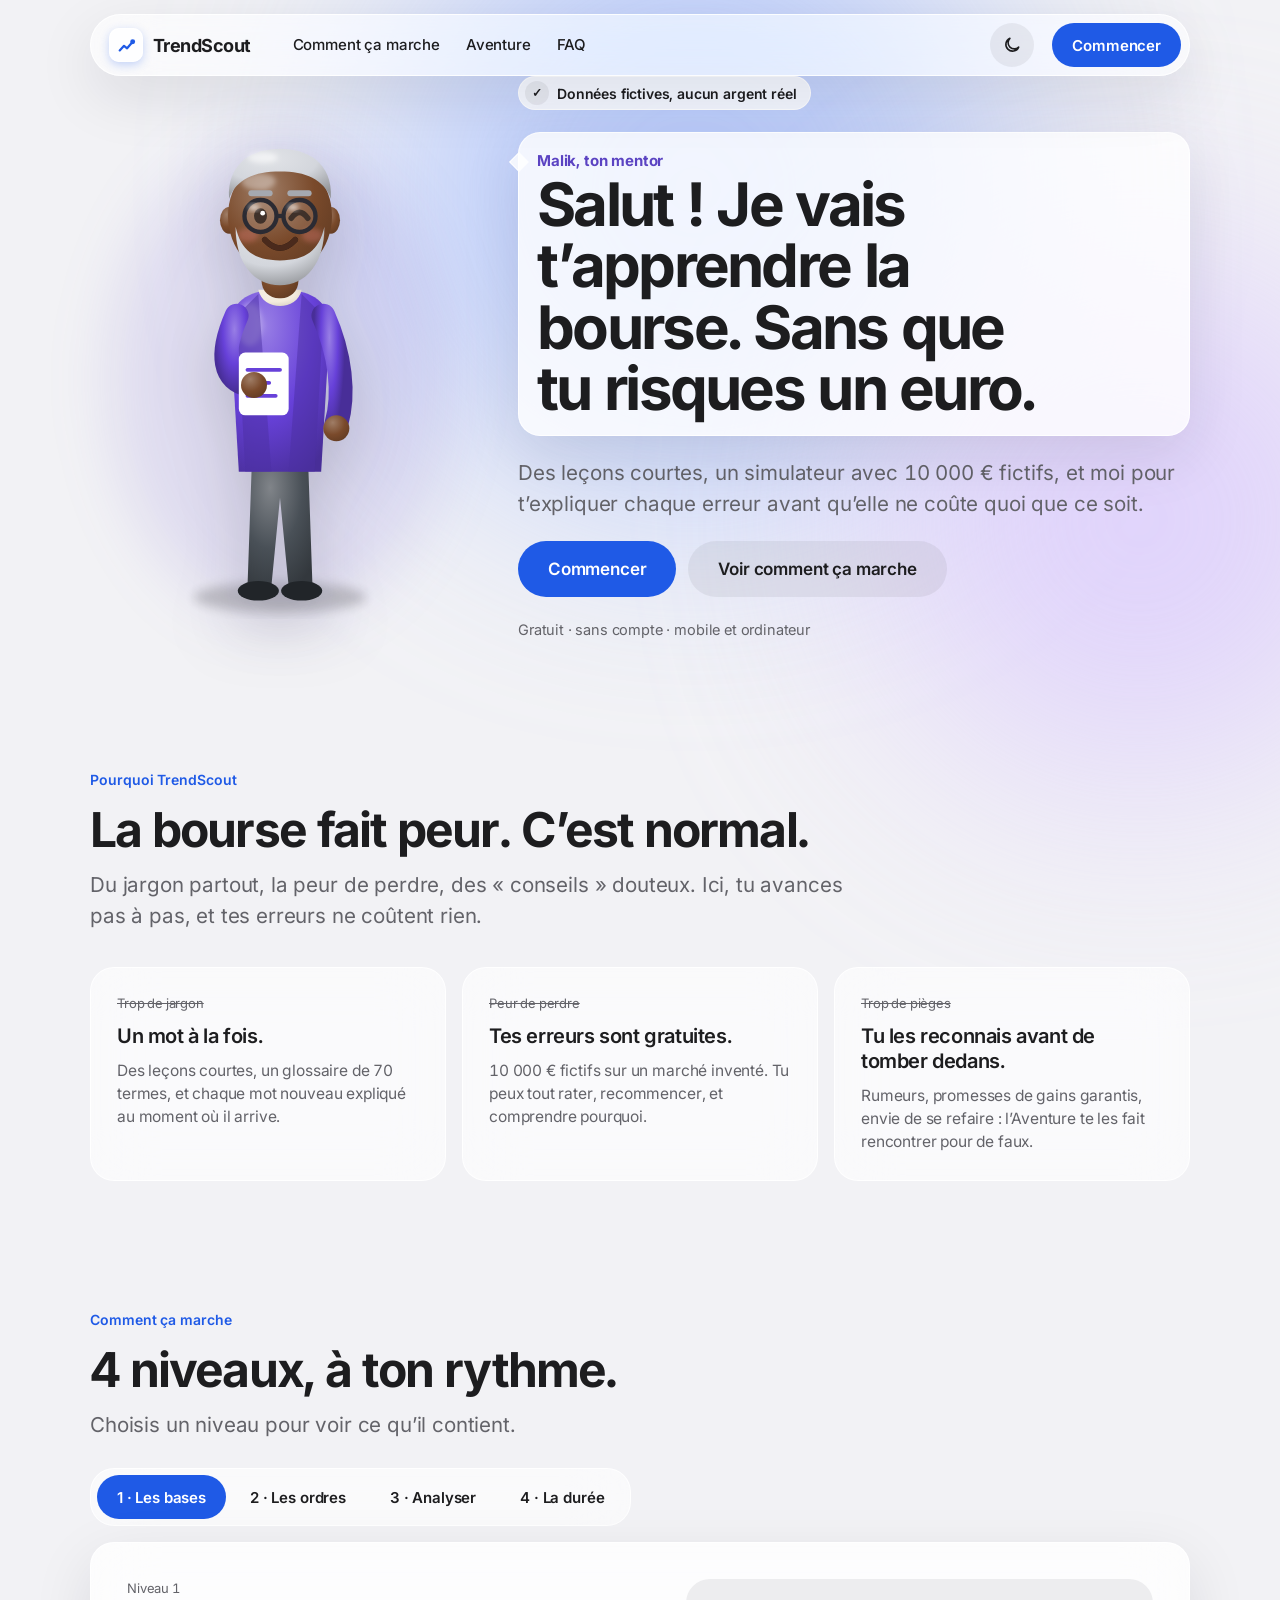
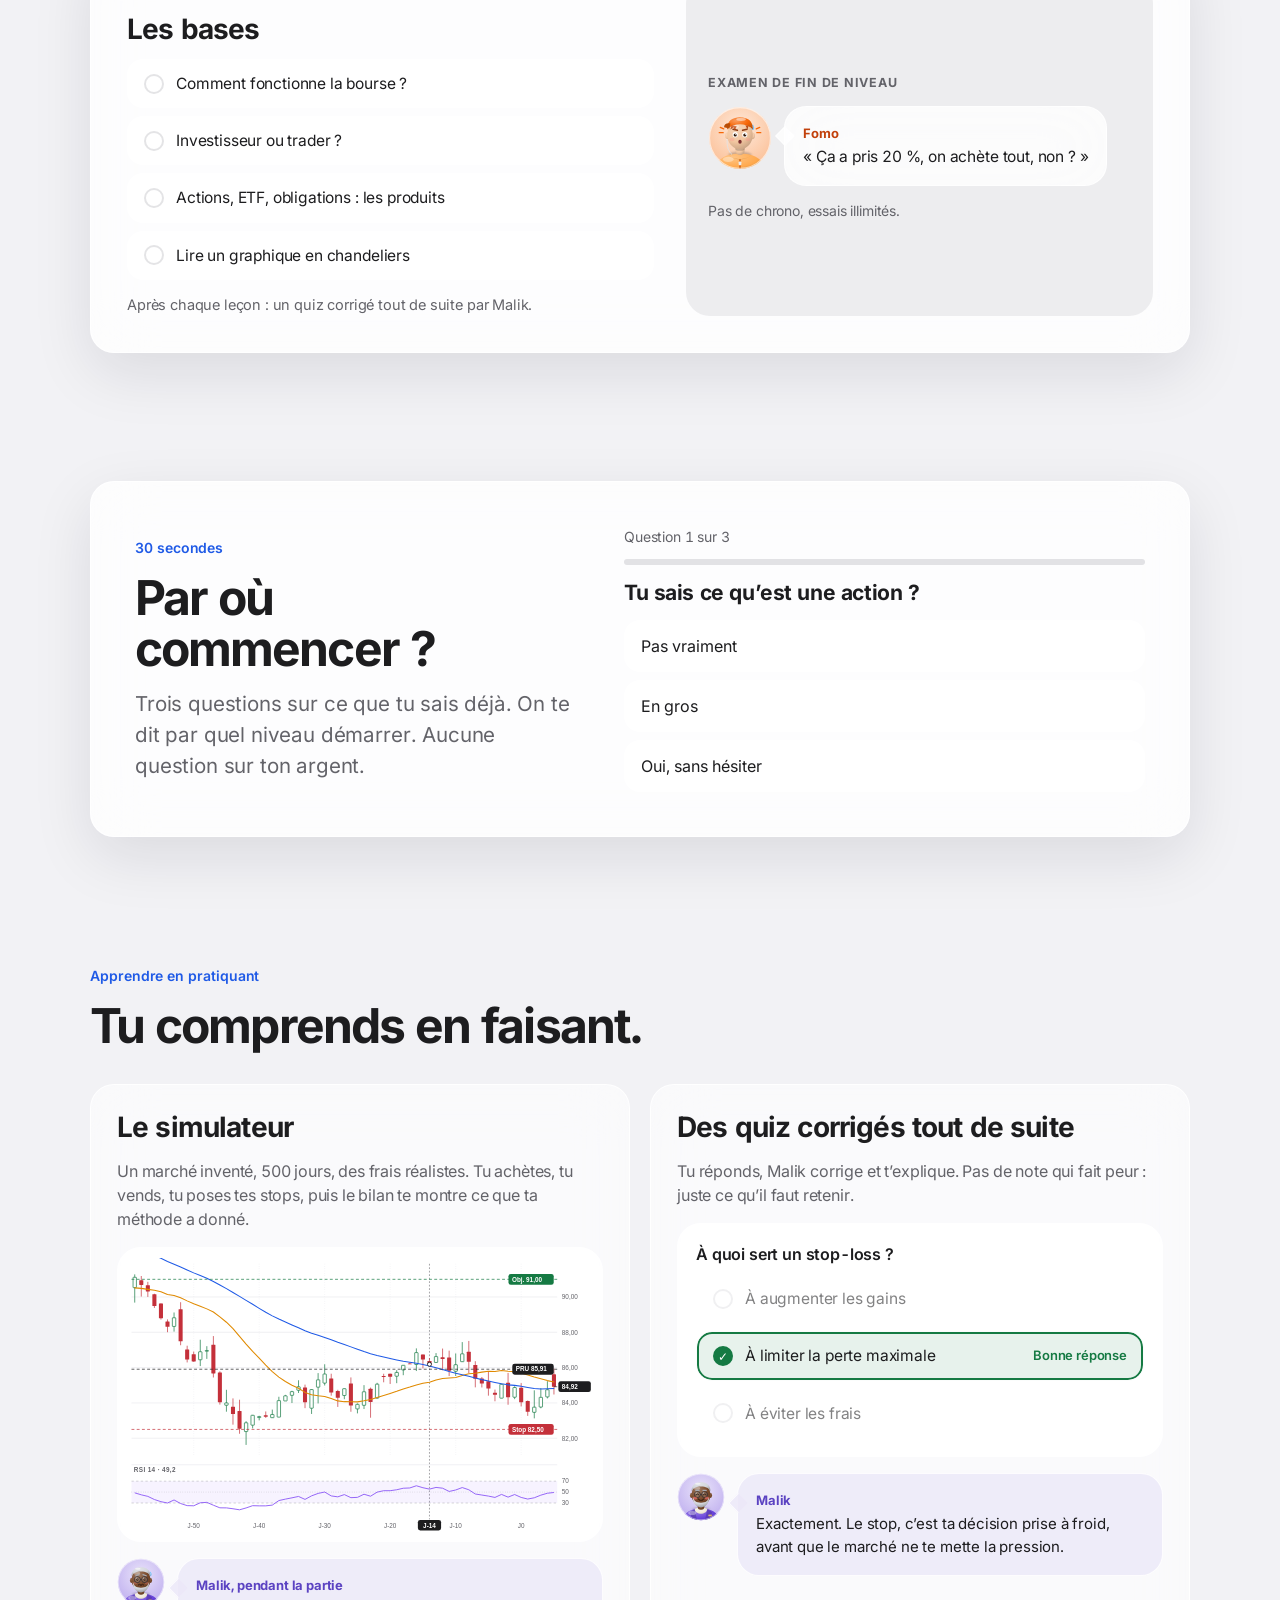
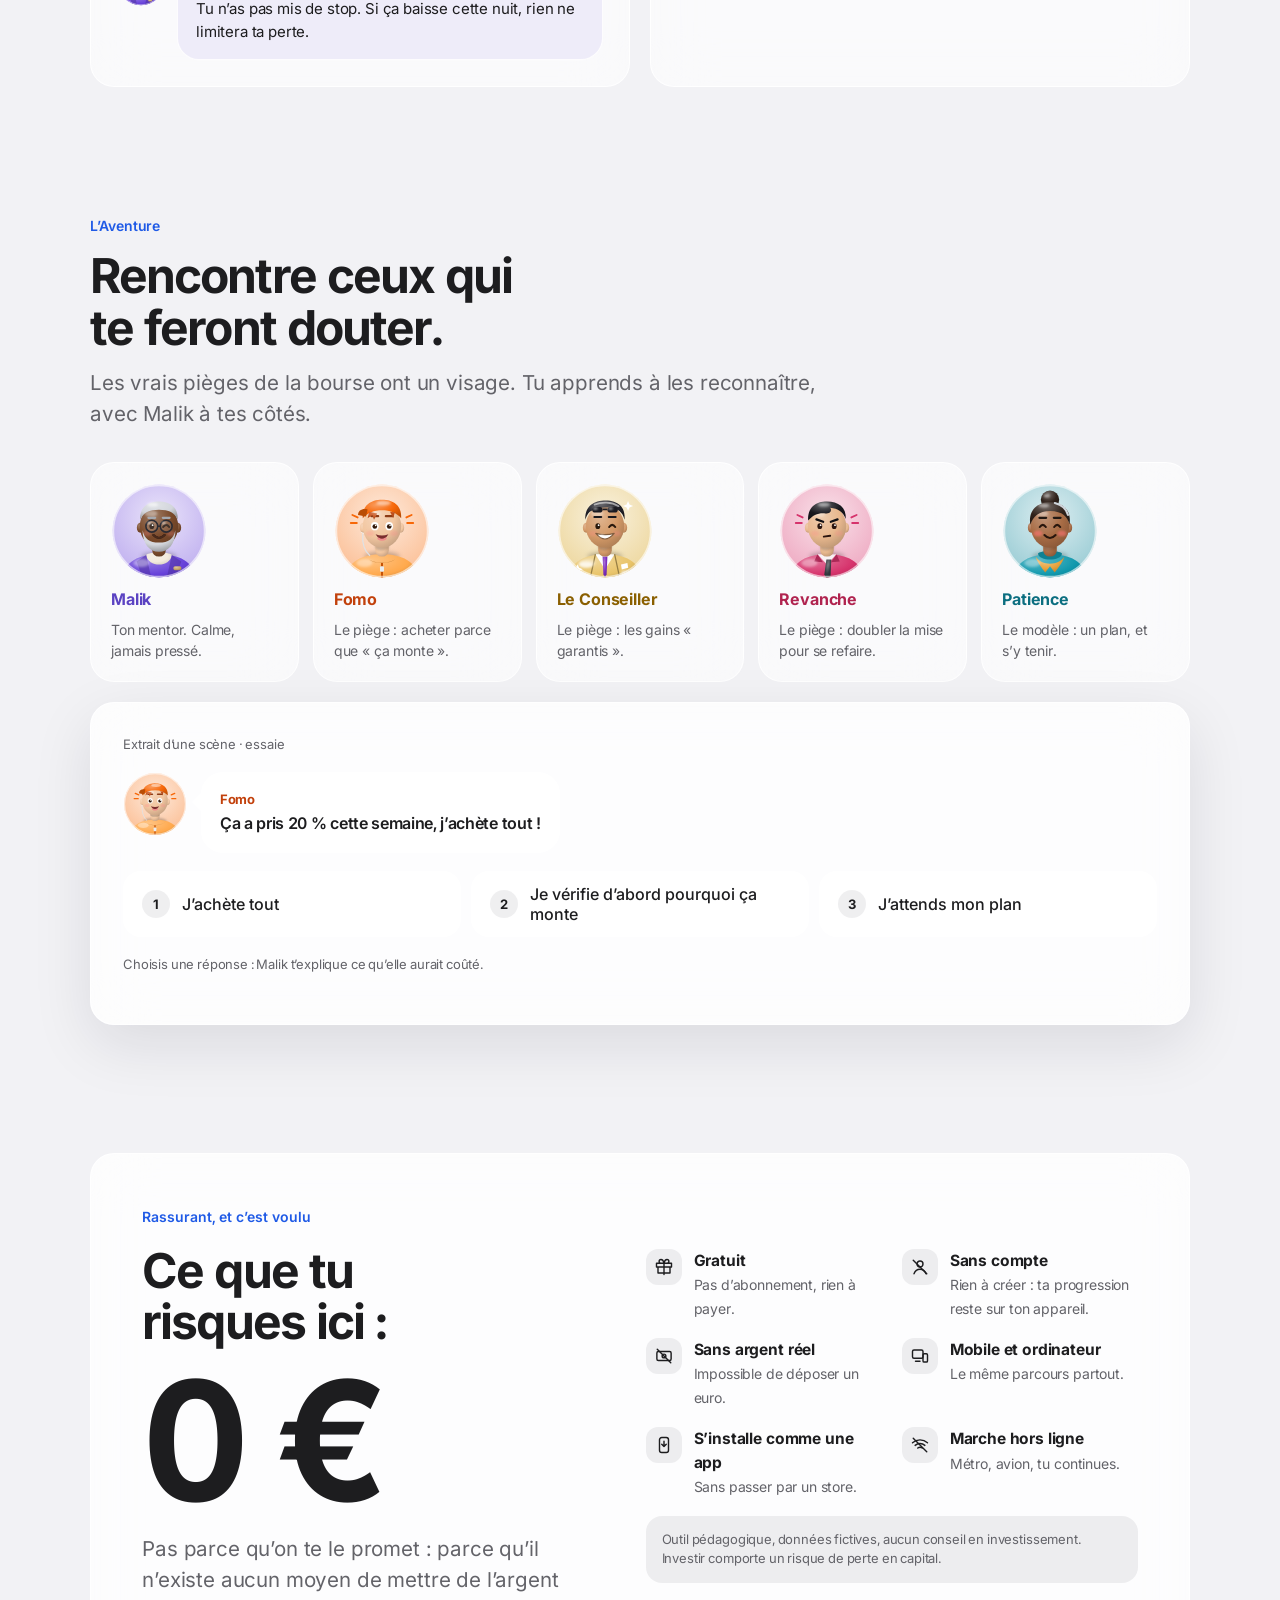
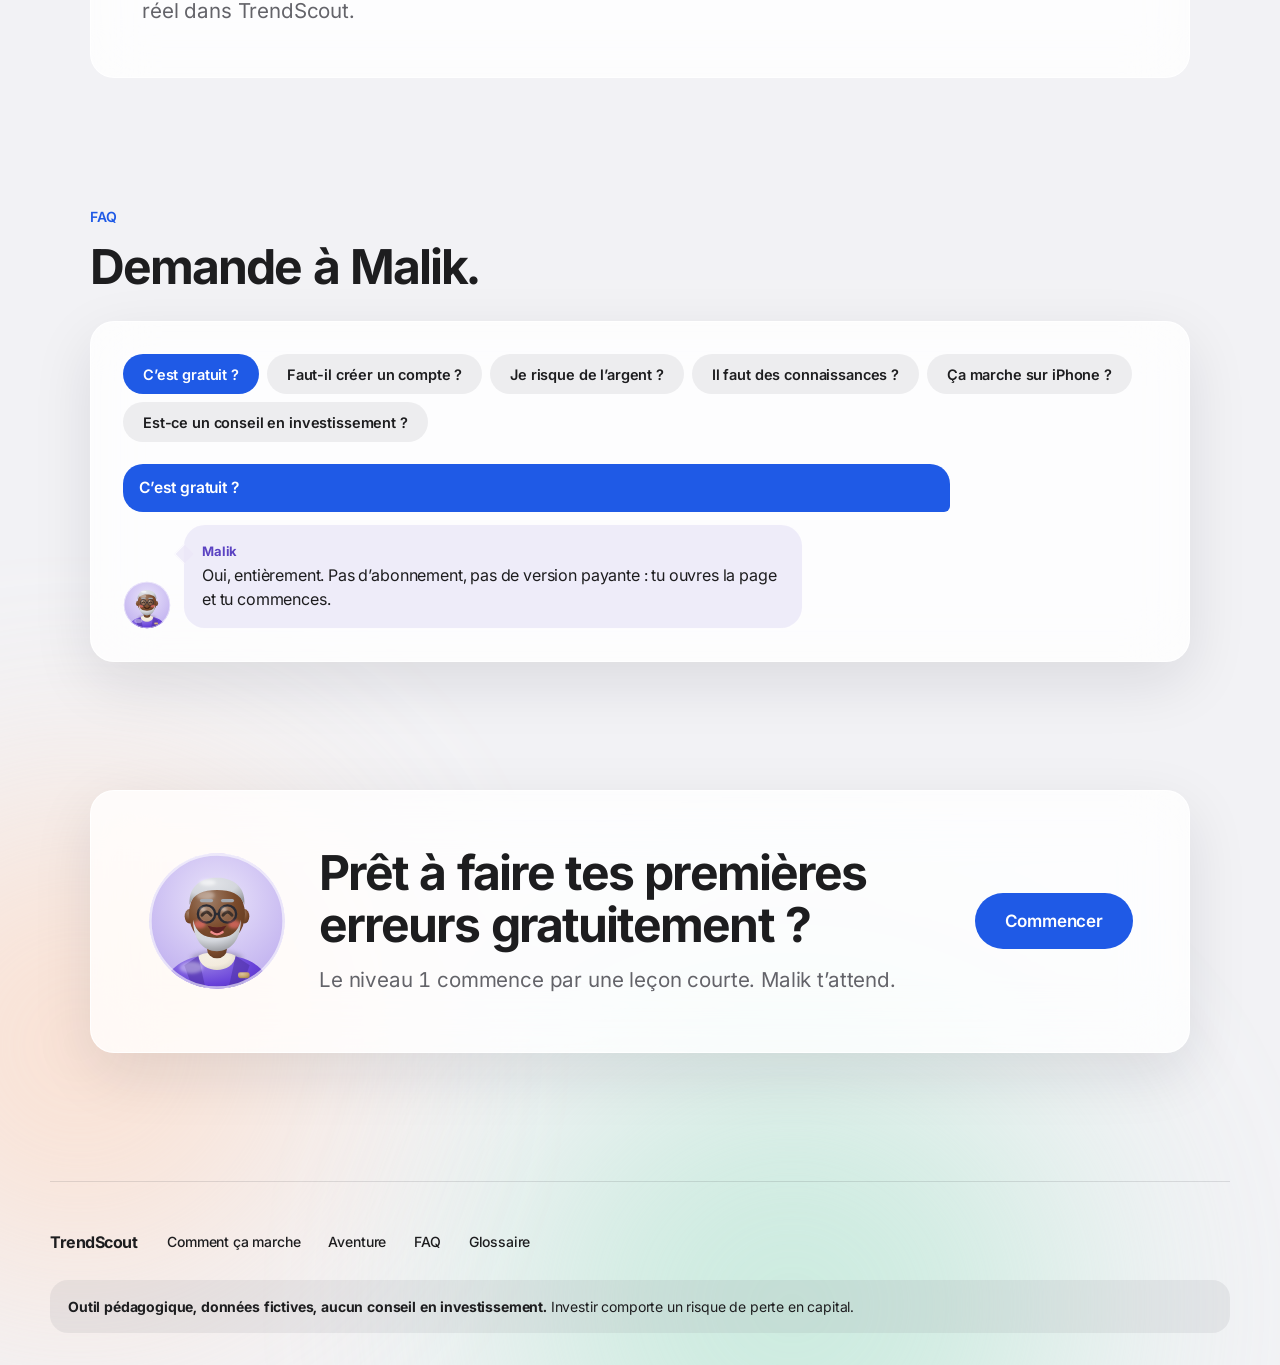
<file: index.html>
<!doctype html>
<html lang="fr" data-theme="light">
<head>
  <meta charset="utf-8">
  <meta name="viewport" content="width=device-width, initial-scale=1, viewport-fit=cover">
  <title>TrendScout · Apprendre la bourse sans risque, gratuitement</title>
  <meta name="description" content="Apprends la bourse pas à pas : leçons courtes, quiz corrigés et simulateur avec 10 000 € fictifs. Gratuit, sans argent réel, sans compte.">
  <meta property="og:type" content="website">
  <meta property="og:locale" content="fr_FR">
  <meta property="og:title" content="Apprends la bourse. Sans risquer un euro.">
  <meta property="og:description" content="Leçons courtes, simulateur avec 10 000 € fictifs et un mentor qui explique chaque erreur. Gratuit, sans compte.">
  <!-- Si tu changes d'adresse de site, remplace le domaine ci-dessous (l'aperçu de partage en dépend). -->
  <meta property="og:image" content="https://benett23.github.io/trendscout-pt/images/trendscout-partage-1200x630.png">
  <meta property="og:image:width" content="1200">
  <meta property="og:image:height" content="630">
  <meta property="og:image:alt" content="TrendScout : apprends la bourse sans risquer un euro, avec Malik ton mentor.">
  <meta name="twitter:card" content="summary_large_image">
  <meta name="theme-color" content="#F2F2F5" media="(prefers-color-scheme: light)">
  <meta name="theme-color" content="#0E0E12" media="(prefers-color-scheme: dark)">
  <link rel="manifest" href="manifest.webmanifest">
  <link rel="icon" href="icons/icon.svg" type="image/svg+xml">
  <link rel="apple-touch-icon" href="icons/apple-touch-icon.png">
  <script>
    // Applique le thème avant l'affichage (même choix que dans l'application).
    (function () {
      var t = null;
      try { t = JSON.parse(localStorage.getItem("ts_theme")); } catch (e) {}
      if (t !== "light" && t !== "dark") t = matchMedia("(prefers-color-scheme: dark)").matches ? "dark" : "light";
      document.documentElement.setAttribute("data-theme", t);
    })();
  </script>
  <link rel="stylesheet" href="tokens.css">
  <link rel="stylesheet" href="jeu-tokens.css">
  <link rel="stylesheet" href="accueil-tokens.css">
  <link rel="stylesheet" href="vitrine.css">
</head>
<body>
<div class="v l-root" id="root">
  <div class="orb o1" aria-hidden="true"></div>
  <div class="orb o2" aria-hidden="true"></div>
  <div class="orb o3" aria-hidden="true"></div>
  <div class="orb o4" aria-hidden="true"></div>

  <div class="page">
    <div class="l-wrap" style="padding-top: 14px">
      <header class="l-header" role="banner">
        <a href="#haut" class="logo-link" aria-label="TrendScout, retour en haut">
          <span class="brand-mark"><svg width="21" height="21" viewBox="0 0 34 34" aria-hidden="true"><path d="M6 25 13 17.5 18 21.5 27 11" fill="none" stroke="var(--accent)" stroke-width="3.6" stroke-linecap="round" stroke-linejoin="round"/><circle cx="27" cy="11" r="4" fill="var(--accent)"/></svg></span>
          <span class="logo-txt">TrendScout</span>
        </a>
        <nav aria-label="Sections de la page" class="l-hide-sm hd-nav">
          <a href="#comment" class="l-navlink">Comment ça marche</a>
          <a href="#aventure" class="l-navlink">Aventure</a>
          <a href="#faq" class="l-navlink">FAQ</a>
        </nav>
        <button class="l-icon-btn" id="theme-btn" type="button" style="margin-left: auto"></button>
        <a href="app.html#home" class="btn btn-primary cta-go">Commencer</a>
      </header>
    </div>

    <main id="haut">
      <!-- Hero -->
      <section class="l-wrap l-stack hero" aria-labelledby="ha">
        <div class="l-hide-sm hero-malik">
          <div class="hero-halo"></div>
          <img src="assets/personnages/malik-pose.svg" alt="Malik, le mentor, en pied, un carnet à la main" width="260" height="520">
        </div>
        <div class="hero-txt l-reveal">
          <span class="l-safe"><span class="dot" aria-hidden="true">✓</span>Données fictives, aucun argent réel</span>
          <div class="hero-bubble-row">
            <img class="g-av g-av-64 l-show-sm" src="assets/personnages/malik-encourageant.svg" alt="Malik, le mentor" width="64" height="64">
            <div class="g-bubble shadow hero-bubble">
              <span class="who" style="color: var(--ch-malik); font-size: 15px">Malik, ton mentor</span>
              <h1 id="ha" class="l-h1">Salut ! Je vais t’apprendre la bourse. Sans que tu risques un euro.</h1>
            </div>
          </div>
          <p class="l-lead">Des leçons courtes, un simulateur avec 10 000 € fictifs, et moi pour t’expliquer chaque erreur avant qu’elle ne coûte quoi que ce soit.</p>
          <div class="l-stack hero-cta">
            <a href="app.html#home" class="btn btn-primary l-cta cta-go">Commencer</a>
            <a href="#comment" class="btn btn-plain l-cta">Voir comment ça marche</a>
          </div>
          <span class="caption" style="font-size: 14.5px">Gratuit · sans compte · mobile et ordinateur</span>
        </div>
      </section>

      <!-- Pourquoi -->
      <section class="l-wrap l-section" aria-labelledby="p-titre">
        <div class="sec-head">
          <span class="l-kicker">Pourquoi TrendScout</span>
          <h2 id="p-titre" class="l-h2">La bourse fait peur. C’est normal.</h2>
          <p class="l-lead">Du jargon partout, la peur de perdre, des « conseils » douteux. Ici, tu avances pas à pas, et tes erreurs ne coûtent rien.</p>
        </div>
        <div class="why-grid">
          <div class="glass why-card">
            <span class="caption" style="text-decoration: line-through">Trop de jargon</span>
            <span class="title-m">Un mot à la fois.</span>
            <span class="muted">Des leçons courtes, un glossaire de <span id="n-gloss">42</span> termes, et chaque mot nouveau expliqué au moment où il arrive.</span>
          </div>
          <div class="glass why-card">
            <span class="caption" style="text-decoration: line-through">Peur de perdre</span>
            <span class="title-m">Tes erreurs sont gratuites.</span>
            <span class="muted">10 000 € fictifs sur un marché inventé. Tu peux tout rater, recommencer, et comprendre pourquoi.</span>
          </div>
          <div class="glass why-card">
            <span class="caption" style="text-decoration: line-through">Trop de pièges</span>
            <span class="title-m">Tu les reconnais avant de tomber dedans.</span>
            <span class="muted">Rumeurs, promesses de gains garantis, envie de se refaire : l’Aventure te les fait rencontrer pour de faux.</span>
          </div>
        </div>
      </section>

      <!-- Comment ça marche -->
      <section id="comment" class="l-wrap l-section" aria-labelledby="cc">
        <div class="sec-head">
          <span class="l-kicker">Comment ça marche</span>
          <h2 id="cc" class="l-h2">4 niveaux, à ton rythme.</h2>
          <p class="l-lead">Choisis un niveau pour voir ce qu’il contient.</p>
        </div>
        <div role="tablist" aria-label="Niveaux" class="glass lvl-tabs" id="lvl-tabs"></div>
        <div role="tabpanel" id="lvl-panel" class="glass-thick shadow l-stack lvl-panel" aria-live="polite">
          <div class="lvl-left">
            <span class="caption" id="lvl-n"></span>
            <span class="title-l" id="lvl-title"></span>
            <ol class="lvl-list" id="lvl-list"></ol>
            <span class="caption" style="font-size: 14.5px">Après chaque leçon : un quiz corrigé tout de suite par Malik.</span>
          </div>
          <div class="lvl-right">
            <span class="lvl-exam-k">EXAMEN DE FIN DE NIVEAU</span>
            <div class="row-top">
              <img class="g-av g-av-64" id="lvl-img" src="assets/personnages/fomo-presse.svg" alt="" width="64" height="64">
              <p class="g-bubble" id="lvl-bubble" style="margin: 0; font-size: 15.5px"><span class="who" id="lvl-who"></span><span id="lvl-line"></span></p>
            </div>
            <span class="caption" style="font-size: 14px">Pas de chrono, essais illimités.</span>
          </div>
        </div>
      </section>

      <!-- Par où commencer -->
      <section id="depart" class="l-wrap l-section" aria-labelledby="qz-titre">
        <div class="glass-thick shadow l-stack depart">
          <div class="depart-left">
            <span class="l-kicker">30 secondes</span>
            <h2 id="qz-titre" class="l-h2">Par où commencer ?</h2>
            <p class="l-lead" style="margin: 0">Trois questions sur ce que tu sais déjà. On te dit par quel niveau démarrer. Aucune question sur ton argent.</p>
          </div>
          <div class="depart-right" id="qz" aria-live="polite"></div>
        </div>
      </section>

      <!-- Apprendre en pratiquant -->
      <section class="l-wrap l-section" aria-labelledby="pr-titre">
        <div class="sec-head">
          <span class="l-kicker">Apprendre en pratiquant</span>
          <h2 id="pr-titre" class="l-h2">Tu comprends en faisant.</h2>
        </div>
        <div class="prac-grid">
          <article class="glass prac-card">
            <span class="title-l">Le simulateur</span>
            <span class="muted" style="font-size: 16px">Un marché inventé, 500 jours, des frais réalistes. Tu achètes, tu vends, tu poses tes stops, puis le bilan te montre ce que ta méthode a donné.</span>
            <div class="glass-thick chart-box">
              <img id="chart-img" src="images/graphique-clair.svg" alt="Graphique en chandeliers du simulateur avec deux moyennes mobiles, le RSI, et les lignes de prix d’achat, de stop et d’objectif" width="800" height="470">
            </div>
            <div class="row-top">
              <img class="g-av g-av-48" src="assets/personnages/malik-inquiet.svg" alt="Malik, inquiet" width="48" height="48">
              <p class="g-bubble mentor" style="margin: 0; font-size: 15px"><span class="who" style="color: var(--ch-malik)">Malik, pendant la partie</span>Tu n’as pas mis de stop. Si ça baisse cette nuit, rien ne limitera ta perte.</p>
            </div>
          </article>
          <article class="glass prac-card">
            <span class="title-l">Des quiz corrigés tout de suite</span>
            <span class="muted" style="font-size: 16px">Tu réponds, Malik corrige et t’explique. Pas de note qui fait peur : juste ce qu’il faut retenir.</span>
            <div class="glass-thick quiz-box">
              <span style="font-weight: 600; font-size: 16px">À quoi sert un stop-loss ?</span>
              <div class="opt is-disabled" style="min-height: 46px"><span class="dot"></span>À augmenter les gains</div>
              <div class="opt is-correct" style="min-height: 46px"><span class="dot" style="border-color: var(--up); background: var(--up); color: #FFFFFF; font-size: 12px">✓</span>À limiter la perte maximale<span class="tag" style="color: var(--up)">Bonne réponse</span></div>
              <div class="opt is-disabled" style="min-height: 46px"><span class="dot"></span>À éviter les frais</div>
            </div>
            <div class="row-top">
              <img class="g-av g-av-48" src="assets/personnages/malik-content.svg" alt="Malik, content" width="48" height="48">
              <p class="g-bubble mentor" style="margin: 0; font-size: 15px"><span class="who" style="color: var(--ch-malik)">Malik</span>Exactement. Le stop, c’est ta décision prise à froid, avant que le marché ne te mette la pression.</p>
            </div>
          </article>
        </div>
      </section>

      <!-- Aventure -->
      <section id="aventure" class="l-wrap l-section" aria-labelledby="a-titre">
        <div class="sec-head">
          <span class="l-kicker">L’Aventure</span>
          <h2 id="a-titre" class="l-h2">Rencontre ceux qui te feront douter.</h2>
          <p class="l-lead">Les vrais pièges de la bourse ont un visage. Tu apprends à les reconnaître, avec Malik à tes côtés.</p>
        </div>
        <ul aria-label="Les personnages" class="chars">
          <li class="glass char"><img class="g-av g-av-96" src="assets/personnages/malik-encourageant.svg" alt="Malik, le mentor" width="96" height="96"><span style="font-weight: 700; color: var(--ch-malik)">Malik</span><span class="caption" style="font-size: 14px">Ton mentor. Calme, jamais pressé.</span></li>
          <li class="glass char"><img class="g-av g-av-96" src="assets/personnages/fomo-excite.svg" alt="Fomo, le copain impulsif" width="96" height="96"><span style="font-weight: 700; color: var(--ch-fomo)">Fomo</span><span class="caption" style="font-size: 14px">Le piège : acheter parce que « ça monte ».</span></li>
          <li class="glass char"><img class="g-av g-av-96" src="assets/personnages/conseiller-clin-d-oeil.svg" alt="Le Conseiller, en costume brillant" width="96" height="96"><span style="font-weight: 700; color: var(--ch-conseiller)">Le Conseiller</span><span class="caption" style="font-size: 14px">Le piège : les gains « garantis ».</span></li>
          <li class="glass char"><img class="g-av g-av-96" src="assets/personnages/revanche-tendu.svg" alt="Revanche, tendu" width="96" height="96"><span style="font-weight: 700; color: var(--ch-revanche)">Revanche</span><span class="caption" style="font-size: 14px">Le piège : doubler la mise pour se refaire.</span></li>
          <li class="glass char"><img class="g-av g-av-96" src="assets/personnages/patience-souriante.svg" alt="Patience, l’investisseuse sereine" width="96" height="96"><span style="font-weight: 700; color: var(--ch-patience)">Patience</span><span class="caption" style="font-size: 14px">Le modèle : un plan, et s’y tenir.</span></li>
        </ul>

        <div class="glass-thick shadow scene">
          <span class="caption">Extrait d’une scène · essaie</span>
          <div class="row-top" style="gap: 14px">
            <img class="g-av g-av-64" src="assets/personnages/fomo-excite.svg" alt="Fomo, excité" width="64" height="64">
            <p class="g-bubble scene-q"><span class="who" style="color: var(--ch-fomo); font-size: 13px">Fomo</span>Ça a pris 20 % cette semaine, j’achète tout !</p>
          </div>
          <div role="group" aria-label="Que réponds-tu ?" class="scene-choices" id="scene-choices"></div>
          <span class="caption" id="scene-hint">Choisis une réponse : Malik t’explique ce qu’elle aurait coûté.</span>
          <div id="scene-reply" aria-live="polite"></div>
        </div>
      </section>

      <!-- Zéro risque -->
      <section class="l-wrap l-section" aria-labelledby="r-titre">
        <div class="glass-thick l-stack zero">
          <div class="zero-left">
            <span class="l-kicker">Rassurant, et c’est voulu</span>
            <h2 id="r-titre" class="l-h2" style="margin: 0">Ce que tu risques ici :</h2>
            <p aria-label="zéro euro" class="zero-big">0&nbsp;€</p>
            <p class="l-lead" style="margin: 0; max-width: 34ch">Pas parce qu’on te le promet : parce qu’il n’existe aucun moyen de mettre de l’argent réel dans TrendScout.</p>
          </div>
          <div class="zero-right">
            <ul class="guarantees">
              <li><span class="g-ic"><svg width="18" height="18" viewBox="0 0 24 24" fill="none" stroke="currentColor" stroke-width="1.9" stroke-linecap="round" stroke-linejoin="round" aria-hidden="true"><path d="M20 12v8H4v-8M2 7h20v5H2zM12 22V7M12 7H8a2.5 2.5 0 1 1 0-5c3 0 4 5 4 5zm0 0h4a2.5 2.5 0 1 0 0-5c-3 0-4 5-4 5z"/></svg></span><span><strong>Gratuit</strong><span class="muted">Pas d’abonnement, rien à payer.</span></span></li>
              <li><span class="g-ic"><svg width="18" height="18" viewBox="0 0 24 24" fill="none" stroke="currentColor" stroke-width="1.9" stroke-linecap="round" stroke-linejoin="round" aria-hidden="true"><circle cx="12" cy="8" r="4"/><path d="M4 21c1.5-4 4.5-6 8-6s6.5 2 8 6"/><path d="M3 3l18 18"/></svg></span><span><strong>Sans compte</strong><span class="muted">Rien à créer : ta progression reste sur ton appareil.</span></span></li>
              <li><span class="g-ic"><svg width="18" height="18" viewBox="0 0 24 24" fill="none" stroke="currentColor" stroke-width="1.9" stroke-linecap="round" stroke-linejoin="round" aria-hidden="true"><rect x="2.5" y="6" width="19" height="12" rx="2"/><circle cx="12" cy="12" r="2.5"/><path d="M3 3l18 18"/></svg></span><span><strong>Sans argent réel</strong><span class="muted">Impossible de déposer un euro.</span></span></li>
              <li><span class="g-ic"><svg width="18" height="18" viewBox="0 0 24 24" fill="none" stroke="currentColor" stroke-width="1.9" stroke-linecap="round" stroke-linejoin="round" aria-hidden="true"><rect x="2" y="4" width="14" height="11" rx="2"/><path d="M6 19h6"/><rect x="16" y="9" width="6" height="11" rx="1.5"/></svg></span><span><strong>Mobile et ordinateur</strong><span class="muted">Le même parcours partout.</span></span></li>
              <li><span class="g-ic"><svg width="18" height="18" viewBox="0 0 24 24" fill="none" stroke="currentColor" stroke-width="1.9" stroke-linecap="round" stroke-linejoin="round" aria-hidden="true"><rect x="6" y="2" width="12" height="20" rx="3"/><path d="M12 7v7M9 11l3 3 3-3"/></svg></span><span><strong>S’installe comme une app</strong><span class="muted">Sans passer par un store.</span></span></li>
              <li><span class="g-ic"><svg width="18" height="18" viewBox="0 0 24 24" fill="none" stroke="currentColor" stroke-width="1.9" stroke-linecap="round" stroke-linejoin="round" aria-hidden="true"><path d="M2 9a15 15 0 0 1 20 0M5.5 12.5a10 10 0 0 1 13 0M9 16a5 5 0 0 1 6 0"/><path d="M3 3l18 18"/></svg></span><span><strong>Marche hors ligne</strong><span class="muted">Métro, avion, tu continues.</span></span></li>
            </ul>
            <p class="caption warn-note" role="note">Outil pédagogique, données fictives, aucun conseil en investissement. Investir comporte un risque de perte en capital.</p>
          </div>
        </div>
      </section>

      <!-- FAQ -->
      <section id="faq" class="l-wrap l-section" aria-labelledby="f-titre">
        <div class="sec-head">
          <span class="l-kicker">FAQ</span>
          <h2 id="f-titre" class="l-h2">Demande à Malik.</h2>
        </div>
        <div class="glass-thick shadow faq-box">
          <div role="group" aria-label="Choisis une question" class="faq-chips" id="faq-chips"></div>
          <div aria-live="polite" class="faq-chat">
            <p class="faq-q" id="faq-q"></p>
            <div class="row-end">
              <img class="g-av g-av-48" src="assets/personnages/malik-content.svg" alt="Malik" width="48" height="48">
              <p class="g-bubble mentor faq-a"><span class="who" style="color: var(--ch-malik)">Malik</span><span id="faq-a"></span></p>
            </div>
          </div>
        </div>
      </section>

      <!-- Dernier appel -->
      <section class="l-wrap l-section" aria-labelledby="cta-titre">
        <div class="glass-thick shadow l-stack final">
          <img class="g-av final-av" src="assets/personnages/malik-fier.svg" alt="Malik, fier" width="140" height="140">
          <div class="final-txt">
            <h2 id="cta-titre" class="l-h2">Prêt à faire tes premières erreurs gratuitement ?</h2>
            <p class="l-lead">Le niveau 1 commence par une leçon courte. Malik t’attend.</p>
          </div>
          <a href="app.html#home" class="btn btn-primary l-cta cta-go">Commencer</a>
        </div>
      </section>
    </main>

    <footer class="l-wrap l-footer">
      <div class="l-stack foot-row">
        <span style="font-weight: 700; letter-spacing: -0.03em">TrendScout</span>
        <nav aria-label="Pied de page" class="foot-nav">
          <a href="#comment" class="l-navlink">Comment ça marche</a>
          <a href="#aventure" class="l-navlink">Aventure</a>
          <a href="#faq" class="l-navlink">FAQ</a>
          <a href="app.html#gloss" class="l-navlink">Glossaire</a>
        </nav>
      </div>
      <p class="foot-warn"><strong>Outil pédagogique, données fictives, aucun conseil en investissement.</strong> Investir comporte un risque de perte en capital.</p>
    </footer>
  </div>
</div>

<script src="data.js"></script>
<script src="vitrine.js"></script>
</body>
</html>
</file>
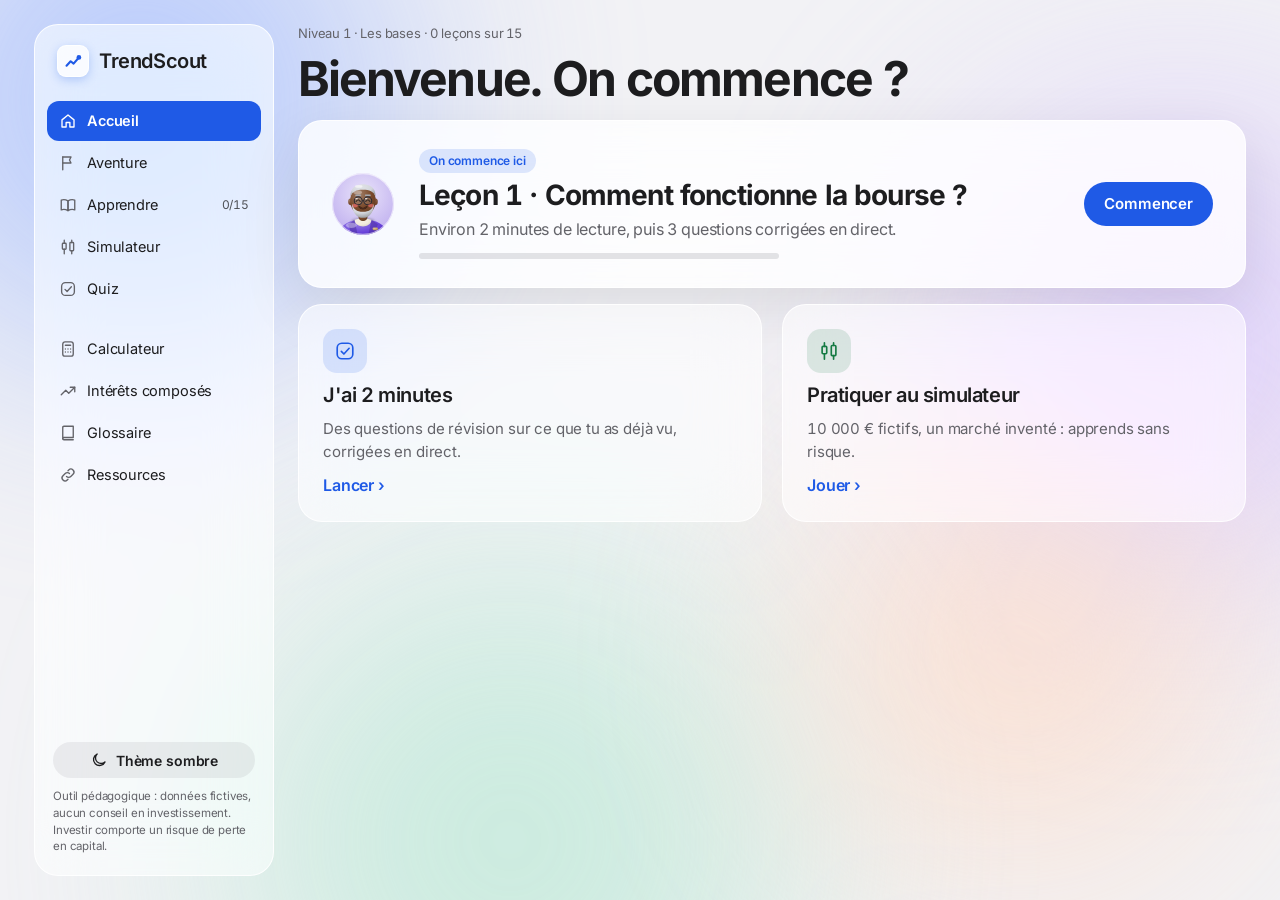
<file: app.html>
<!doctype html>
<html lang="fr" data-theme="light">
<head>
  <meta charset="utf-8">
  <meta name="viewport" content="width=device-width, initial-scale=1, viewport-fit=cover">
  <title>TrendScout – Application</title>
  <meta name="description" content="Leçons, simulateur de trading sur données fictives, quiz et calculateur de risque pour apprendre la bourse sans risque.">
  <meta name="theme-color" content="#F2F2F5" id="meta-theme">
  <link rel="manifest" href="manifest.webmanifest">
  <link rel="icon" href="icons/icon.svg" type="image/svg+xml">
  <link rel="apple-touch-icon" href="icons/apple-touch-icon.png">
  <script>
    // Applique le thème avant l'affichage pour éviter un flash.
    (function () {
      var t = null;
      try { t = JSON.parse(localStorage.getItem("ts_theme")); } catch (e) {}
      if (t !== "light" && t !== "dark") t = matchMedia("(prefers-color-scheme: dark)").matches ? "dark" : "light";
      document.documentElement.setAttribute("data-theme", t);
    })();
  </script>
  <link rel="stylesheet" href="tokens.css">
  <link rel="stylesheet" href="jeu-tokens.css">
  <link rel="stylesheet" href="accueil-tokens.css">
  <link rel="stylesheet" href="app.css">
</head>
<body>
  <!-- Icônes -->
  <svg width="0" height="0" style="position:absolute" aria-hidden="true" focusable="false">
    <defs>
      <symbol id="i-book" viewBox="0 0 24 24"><path d="M4 5.5A2.5 2.5 0 0 1 6.5 3H20v15H6.5A2.5 2.5 0 0 0 4 20.5z"/><path d="M4 20.5A2.5 2.5 0 0 0 6.5 23H20v-5"/></symbol>
      <symbol id="i-chart" viewBox="0 0 24 24"><path d="M7 4v3M7 14v3M12 8v2M12 17v3M17 3v3M17 12v4"/><rect x="5.5" y="7" width="3" height="7" rx="1"/><rect x="10.5" y="10" width="3" height="7" rx="1"/><rect x="15.5" y="6" width="3" height="6" rx="1"/></symbol>
      <symbol id="i-quiz" viewBox="0 0 24 24"><circle cx="12" cy="12" r="9"/><path d="M9.6 9.4a2.5 2.5 0 1 1 3.5 2.3c-.7.4-1.1.9-1.1 1.7"/><circle cx="12" cy="17" r=".7" fill="currentColor"/></symbol>
      <symbol id="i-calc" viewBox="0 0 24 24"><rect x="5" y="3" width="14" height="18" rx="3"/><path d="M8.5 7.5h7M9 12h.01M12 12h.01M15 12h.01M9 16h.01M12 16h.01M15 16h.01"/></symbol>
      <symbol id="i-gloss" viewBox="0 0 24 24"><path d="M5 4h11a3 3 0 0 1 3 3v13H8a3 3 0 0 1-3-3z"/><path d="M9 8h6M9 12h6"/></symbol>
      <symbol id="i-sun" viewBox="0 0 24 24"><circle cx="12" cy="12" r="4"/><path d="M12 2v2M12 20v2M4.9 4.9l1.4 1.4M17.7 17.7l1.4 1.4M2 12h2M20 12h2M4.9 19.1l1.4-1.4M17.7 6.3l1.4-1.4"/></symbol>
      <symbol id="i-moon" viewBox="0 0 24 24"><path d="M20 14.5A8 8 0 1 1 9.5 4 6.5 6.5 0 0 0 20 14.5z"/></symbol>
      <symbol id="i-up" viewBox="0 0 24 24"><path d="M12 19V5M6 11l6-6 6 6"/></symbol>
      <symbol id="i-down" viewBox="0 0 24 24"><path d="M12 5v14M6 13l6 6 6-6"/></symbol>
      <symbol id="i-stop" viewBox="0 0 24 24"><circle cx="12" cy="12" r="9"/><path d="M8 12h8"/></symbol>
      <symbol id="i-flag" viewBox="0 0 24 24"><path d="M6 21V4M6 5h11l-2 4 2 4H6"/></symbol>
      <symbol id="i-info" viewBox="0 0 24 24"><circle cx="12" cy="12" r="9"/><path d="M12 11v5M12 8h.01"/></symbol>
      <symbol id="i-check" viewBox="0 0 24 24"><path d="M5 12.5l4.5 4.5L19 7.5"/></symbol>
      <symbol id="i-x" viewBox="0 0 24 24"><path d="M6 6l12 12M18 6L6 18"/></symbol>
      <symbol id="i-play" viewBox="0 0 24 24"><path d="M8 5l11 7-11 7z"/></symbol>
      <symbol id="i-warn" viewBox="0 0 24 24"><path d="M12 4l9 16H3z"/><path d="M12 10v4M12 17h.01"/></symbol>
      <symbol id="i-lock" viewBox="0 0 24 24"><rect x="5" y="11" width="14" height="9" rx="2.5"/><path d="M8 11V8a4 4 0 0 1 8 0v3"/></symbol>
      <symbol id="i-award" viewBox="0 0 24 24"><circle cx="12" cy="9" r="5"/><path d="M9 13.5L8 21l4-2 4 2-1-7.5"/></symbol>
      <symbol id="i-flame" viewBox="0 0 24 24"><path d="M12 21a6 6 0 0 0 6-6c0-3-2-4.5-3-7-1 1-1.5 2-1.5 3.5C12.5 9 12 6 12 3c-3 3-6 6-6 12a6 6 0 0 0 6 6z"/></symbol>
      <symbol id="i-shield" viewBox="0 0 24 24"><path d="M12 3l8 3v6c0 4.5-3.2 8-8 9-4.8-1-8-4.5-8-9V6z"/><path d="M9 12l2 2 4-4"/></symbol>
      <symbol id="i-clock" viewBox="0 0 24 24"><circle cx="12" cy="12" r="9"/><path d="M12 7v5l3 2"/></symbol>
      <symbol id="i-star" viewBox="0 0 24 24"><path d="M12 3l2.7 5.6 6.1.9-4.4 4.3 1 6.1L12 17l-5.4 2.9 1-6.1L3.2 9.5l6.1-.9z"/></symbol>
      <symbol id="i-map" viewBox="0 0 24 24"><path d="M9 4L3 6v14l6-2 6 2 6-2V4l-6 2z"/><path d="M9 4v14M15 6v14"/></symbol>
      <symbol id="n-home" viewBox="0 0 24 24"><path d="M4 10.5 12 4l8 6.5V20h-5.5v-6h-5v6H4z"/></symbol>
      <symbol id="n-flag" viewBox="0 0 24 24"><path d="M5 21V4"/><path d="M5 4h11l-2 4 2 4H5"/></symbol>
      <symbol id="n-book" viewBox="0 0 24 24"><path d="M3 5.5c2.5-1 5.5-1 9 1v13c-3.5-2-6.5-2-9-1z"/><path d="M21 5.5c-2.5-1-5.5-1-9 1v13c3.5-2 6.5-2 9-1z"/></symbol>
      <symbol id="n-chart" viewBox="0 0 24 24"><path d="M7 3v4M7 15v6M17 3v3M17 17v4"/><rect x="4.5" y="7" width="5" height="8" rx="1"/><rect x="14.5" y="6" width="5" height="11" rx="1"/></symbol>
      <symbol id="n-quiz" viewBox="0 0 24 24"><rect x="3.5" y="3.5" width="17" height="17" rx="5"/><path d="m8 12.5 2.8 2.8L16.5 9"/></symbol>
      <symbol id="n-calc" viewBox="0 0 24 24"><rect x="5" y="2.5" width="14" height="19" rx="3"/><path d="M8.5 7h7M8.5 12h.01M12 12h.01M15.5 12h.01M8.5 16h.01M12 16h.01M15.5 16h.01"/></symbol>
      <symbol id="n-gloss" viewBox="0 0 24 24"><path d="M5 4.5A1.5 1.5 0 0 1 6.5 3H19v15H6.5A1.5 1.5 0 0 0 5 19.5z"/><path d="M5 19.5A1.5 1.5 0 0 0 6.5 21H19"/></symbol>
      <symbol id="n-more" viewBox="0 0 24 24"><circle cx="6" cy="12" r="1.5"/><circle cx="12" cy="12" r="1.5"/><circle cx="18" cy="12" r="1.5"/></symbol>
      <symbol id="n-growth" viewBox="0 0 24 24"><path d="M3 17l6-6 4 4 8-8"/><path d="M15 7h6v6"/></symbol>
      <symbol id="n-link" viewBox="0 0 24 24"><path d="M10 14a4 4 0 0 0 5.7 0l3-3a4 4 0 0 0-5.7-5.7l-1 1"/><path d="M14 10a4 4 0 0 0-5.7 0l-3 3a4 4 0 0 0 5.7 5.7l1-1"/></symbol>
      <symbol id="i-install" viewBox="0 0 24 24"><path d="M12 4v11M7 11l5 5 5-5M5 20h14"/></symbol>
    </defs>
  </svg>

  <div class="v" id="app">
    <div class="orbs" aria-hidden="true"><i class="orb o1"></i><i class="orb o2"></i><i class="orb o3"></i><i class="orb o4"></i></div>

    <div class="layout">
      <!-- Barre latérale (ordinateur) -->
      <aside class="side glass">
        <a class="brand" href="#home"><span class="brand-mark" aria-hidden="true"><svg width="20" height="20" viewBox="0 0 34 34"><path d="M6 25 13 17.5 18 21.5 27 11" fill="none" stroke="var(--accent)" stroke-width="3.6" stroke-linecap="round" stroke-linejoin="round"/><circle cx="27" cy="11" r="4" fill="var(--accent)"/></svg></span><span class="title-m">TrendScout</span></a>
        <nav class="side-nav" aria-label="Navigation principale">
          <a class="nav-link is-active" data-tab="home" data-hash="home" href="#home"><svg class="ic" width="18" height="18" aria-hidden="true"><use href="#n-home"/></svg>Accueil</a>
          <a class="nav-link" data-tab="adventure" data-hash="adventure" href="#adventure"><svg class="ic" width="18" height="18" aria-hidden="true"><use href="#n-flag"/></svg>Aventure</a>
          <a class="nav-link" data-tab="learn" data-hash="learn" href="#learn"><svg class="ic" width="18" height="18" aria-hidden="true"><use href="#n-book"/></svg>Apprendre<span class="nav-count" id="nav-learn-count"></span></a>
          <a class="nav-link" data-tab="sim" data-hash="sim" href="#sim"><svg class="ic" width="18" height="18" aria-hidden="true"><use href="#n-chart"/></svg>Simulateur<span class="nav-dot hidden" id="nav-sim-dot" role="img" aria-label="Partie en cours"></span></a>
          <a class="nav-link" data-tab="review" data-hash="quiz" href="#quiz"><svg class="ic" width="18" height="18" aria-hidden="true"><use href="#n-quiz"/></svg>Quiz</a>
          <span class="nav-gap"></span>
          <a class="nav-link" data-tab="tools" data-hash="risk" href="#risk"><svg class="ic" width="18" height="18" aria-hidden="true"><use href="#n-calc"/></svg>Calculateur</a>
          <a class="nav-link" data-tab="tools" data-hash="compound" href="#compound"><svg class="ic" width="18" height="18" aria-hidden="true"><use href="#n-growth"/></svg>Intérêts composés</a>
          <a class="nav-link" data-tab="tools" data-hash="gloss" href="#gloss"><svg class="ic" width="18" height="18" aria-hidden="true"><use href="#n-gloss"/></svg>Glossaire</a>
          <a class="nav-link" data-tab="tools" data-hash="resources" href="#resources"><svg class="ic" width="18" height="18" aria-hidden="true"><use href="#n-link"/></svg>Ressources</a>
        </nav>
        <div class="side-foot">
          <button class="btn btn-plain btn-sm hidden" id="install-btn" type="button"><svg class="ic" width="18" height="18" aria-hidden="true"><use href="#i-install"/></svg>Installer l'app</button>
          <button class="btn btn-plain btn-sm theme-btn" type="button"></button>
          <p class="caption">Outil pédagogique : données fictives, aucun conseil en investissement. Investir comporte un risque de perte en capital.</p>
        </div>
      </aside>

      <!-- Barre du haut (mobile) -->
      <header class="mtop">
        <a class="brand" href="#home"><span class="brand-mark" aria-hidden="true"><svg width="20" height="20" viewBox="0 0 34 34"><path d="M6 25 13 17.5 18 21.5 27 11" fill="none" stroke="var(--accent)" stroke-width="3.6" stroke-linecap="round" stroke-linejoin="round"/><circle cx="27" cy="11" r="4" fill="var(--accent)"/></svg></span><span class="title-m">TrendScout</span></a>
        <button class="btn btn-plain btn-sm theme-btn" type="button"></button>
      </header>

      <main id="main">
        <p class="disclaimer caption">Outil pédagogique : données fictives, aucun conseil en investissement. Investir comporte un risque de perte en capital.</p>

        <!-- ACCUEIL -->
        <section id="tab-home" class="tab active" data-title="Accueil">
          <header class="page-head">
            <div class="page-head-txt">
              <span class="caption" id="home-kicker"></span>
              <h1 class="title-xl" id="home-title"></h1>
            </div>
          </header>
          <div class="glass-thick shadow resume" id="home-resume">
            <span id="resume-av"></span>
            <div class="resume-txt">
              <span class="badge accent" id="resume-badge"></span>
              <span class="title-l" id="resume-title"></span>
              <span class="muted" id="resume-desc"></span>
              <div class="bar"><span id="resume-bar"></span></div>
            </div>
            <button class="btn btn-primary resume-btn" id="resume-btn" type="button"></button>
          </div>
          <div class="home-cards">
            <a class="glass home-card" href="#quiz">
              <span class="hc-ic hc-accent"><svg class="ic" width="22" height="22" aria-hidden="true"><use href="#n-quiz"/></svg></span>
              <span class="title-m">J'ai 2 minutes</span>
              <span class="muted">Des questions de révision sur ce que tu as déjà vu, corrigées en direct.</span>
              <span class="link">Lancer ›</span>
            </a>
            <a class="glass home-card" href="#sim">
              <span class="hc-ic hc-up"><svg class="ic" width="22" height="22" aria-hidden="true"><use href="#n-chart"/></svg></span>
              <span class="title-m">Pratiquer au simulateur</span>
              <span class="muted">10 000 € fictifs, un marché inventé : apprends sans risque.</span>
              <span class="link">Jouer ›</span>
            </a>
          </div>
        </section>

        <!-- APPRENDRE -->
        <section id="tab-learn" class="tab" data-title="Apprendre">
          <div id="path-view">
            <header class="page-head">
              <div class="page-head-txt">
                <span class="caption">Ton parcours</span>
                <h1 class="title-xl">Apprendre.</h1>
                <p class="lead muted">4 niveaux, des leçons courtes et un examen à la fin de chaque niveau. Chaque étape se valide en répondant juste.</p>
              </div>
              <div class="glass prog-card">
                <div class="prog-top"><span>Progression</span><span class="muted" id="learn-progress"></span></div>
                <div class="bar" role="progressbar" aria-label="Progression du parcours" aria-valuemin="0" aria-valuemax="100" id="learn-barwrap"><span id="learn-bar"></span></div>
              </div>
            </header>
            <div id="modules" class="modules"></div>
          </div>
          <article id="step-view" class="glass-thick lesson hidden"></article>
        </section>

        <!-- AVENTURE -->
        <section id="tab-adventure" class="tab" data-title="Aventure">
          <div id="adv-home"></div>
          <article id="adv-scene" class="glass-thick lesson hidden"></article>
        </section>

        <!-- SIMULATEUR -->
        <section id="tab-sim" class="tab" data-title="Simulateur">
          <div id="sim-setup" class="glass-thick panel">
            <h2 class="title-l">Simulateur de trading</h2>
            <p class="muted">Tu as <strong>10 000 €</strong> virtuels. Le marché est généré au hasard : tu ne sais pas s'il est haussier, baissier ou latéral. Avance jour après jour, analyse le graphique, achète et vends. Frais : 0,1 % par ordre.</p>
            <div class="field narrow">
              <label for="sim-scenario">Scénario</label>
              <select id="sim-scenario" class="input">
                <option value="mystery">Mystère (recommandé)</option>
                <option value="bull">Tendance haussière</option>
                <option value="bear">Tendance baissière</option>
                <option value="range">Marché latéral</option>
                <option value="volatile">Marché volatil</option>
              </select>
              <span class="help">En mode mystère, le scénario est révélé à la fin de la partie.</span>
            </div>
            <div><button id="sim-start" class="btn btn-primary" type="button">Démarrer une partie</button></div>
          </div>

          <div id="sim-game" class="hidden">
            <div class="stats glass">
              <div class="stat"><span class="k">Jour</span><span class="v" id="st-day">–</span></div>
              <div class="stat"><span class="k">Prix</span><span class="v" id="st-price">–</span></div>
              <div class="stat"><span class="k">Liquidités</span><span class="v" id="st-cash">–</span></div>
              <div class="stat"><span class="k">Position</span><span class="v" id="st-pos">–</span></div>
              <div class="stat"><span class="k">Valeur totale</span><span class="v" id="st-equity">–</span></div>
              <div class="stat" id="stat-perf"><span class="k">Performance</span><span class="v" id="st-perf">–</span></div>
            </div>

            <div class="glass chart-card">
              <div class="chart-bar">
                <div class="seg" role="group" aria-label="Indicateurs du graphique">
                  <button type="button" class="on" data-ind="sma20" aria-pressed="true"><i class="sw" style="background:var(--c-sma20)"></i>SMA 20</button>
                  <button type="button" class="on" data-ind="sma50" aria-pressed="true"><i class="sw" style="background:var(--c-sma50)"></i>SMA 50</button>
                  <button type="button" class="on" data-ind="rsi" aria-pressed="true"><i class="sw" style="background:var(--c-rsi)"></i>RSI 14</button>
                </div>
                <span id="ohlc" class="caption"></span>
              </div>
              <canvas id="chart" role="img" aria-label="Graphique en chandeliers du marché simulé"></canvas>
              <p class="caption legend"><span><i class="cd up"></i>Hausse (creux)</span><span><i class="cd down"></i>Baisse (plein)</span><span>▲ achat · ▼ vente</span></p>
            </div>

            <div class="timebar glass shadow" role="group" aria-label="Avancer dans le temps">
              <button id="btn-next" class="btn btn-primary" type="button"><svg class="ic" width="18" height="18" aria-hidden="true"><use href="#i-play"/></svg>Jour suivant</button>
              <button id="btn-week" class="btn btn-plain" type="button">+5 jours</button>
              <button id="btn-month" class="btn btn-plain" type="button">+20 jours</button>
              <button id="btn-auto" class="btn btn-plain" type="button">Auto</button>
            </div>

            <div id="sim-coach"></div>

            <div class="glass order">
              <div class="row">
                <div class="field qty">
                  <label for="qty">Quantité</label>
                  <input id="qty" class="input" type="number" inputmode="numeric" min="1" step="1" value="10">
                </div>
                <button id="btn-max" class="btn btn-plain" type="button">Max</button>
                <button id="btn-buy" class="btn btn-buy" type="button"><svg class="ic" width="18" height="18" aria-hidden="true"><use href="#i-up"/></svg>Acheter</button>
                <button id="btn-sell" class="btn btn-sell" type="button"><svg class="ic" width="18" height="18" aria-hidden="true"><use href="#i-down"/></svg>Vendre</button>
                <button id="btn-sell-all" class="btn btn-plain" type="button">Tout vendre</button>
              </div>
              <div class="row">
                <div class="field qty">
                  <label for="stop">Stop-loss (prix)</label>
                  <input id="stop" class="input" type="number" inputmode="decimal" step="0.01" placeholder="optionnel">
                </div>
                <div class="field qty">
                  <label for="target">Objectif (prix)</label>
                  <input id="target" class="input" type="number" inputmode="decimal" step="0.01" placeholder="optionnel">
                </div>
                <button id="btn-levels" class="btn btn-plain" type="button">Appliquer</button>
                <button id="btn-end" class="btn btn-plain end" type="button">Terminer la partie</button>
              </div>
            </div>


            <div class="glass-thick panel">
              <h3 class="title-m">Journal des opérations</h3>
              <div id="journal" class="logs"></div>
            </div>
          </div>

          <div id="sim-result" class="glass-thick panel hidden"></div>
        </section>

        <!-- RÉVISIONS -->
        <section id="tab-review" class="tab" data-title="Quiz">
          <div class="glass-thick panel" id="review-box"></div>
        </section>

        <!-- CALCULATEUR -->
        <section id="tab-tools" class="tab" data-title="Outils">
          <div class="seg tools-seg" role="group" aria-label="Choisir un outil">
            <button type="button" class="on" data-tool="calc" aria-pressed="true">Calculateur</button>
            <button type="button" data-tool="compound" aria-pressed="false">Composés</button>
            <button type="button" data-tool="gloss" aria-pressed="false">Glossaire</button>
            <button type="button" data-tool="res" aria-pressed="false">Ressources</button>
          </div>
          <div class="glass-thick panel" id="tool-calc">
            <h2 class="title-l">Calculateur de taille de position</h2>
            <p class="muted">Détermine combien de titres acheter pour ne risquer qu'un pourcentage fixe de ton capital.</p>
            <div class="calc">
              <div class="form-grid">
                <div class="field"><label for="r-cap">Capital (€)</label><input class="input" id="r-cap" type="number" inputmode="decimal" value="10000" step="100"></div>
                <div class="field"><label for="r-risk">Risque par trade (%)</label><input class="input" id="r-risk" type="number" inputmode="decimal" value="1" step="0.1"><span class="help">1 à 2 % est une règle courante.</span></div>
                <div class="field"><label for="r-entry">Prix d'entrée</label><input class="input" id="r-entry" type="number" inputmode="decimal" value="50" step="0.01"></div>
                <div class="field"><label for="r-stop">Stop-loss</label><input class="input" id="r-stop" type="number" inputmode="decimal" value="48" step="0.01"></div>
                <div class="field"><label for="r-target">Objectif (optionnel)</label><input class="input" id="r-target" type="number" inputmode="decimal" value="56" step="0.01"></div>
              </div>
              <div class="calc-out">
                <div id="r-schema" class="schema"></div>
                <div id="r-out" class="result-grid glass"></div>
                <div id="r-warn" class="keep warn hidden" role="status"><span class="k">Attention</span><p></p></div>
              </div>
            </div>
          </div>

          <div class="glass-thick panel hidden" id="tool-compound">
            <h2 class="title-l">Intérêts composés</h2>
            <p class="muted">Compare des intérêts simples et des intérêts composés, avec des versements réguliers et des frais annuels. Ce sont des exemples pédagogiques : le taux est une hypothèse, pas une prévision.</p>
            <div class="calc">
              <div class="form-grid">
                <div class="field"><label for="c-init">Capital de départ (€)</label><input class="input" id="c-init" type="number" inputmode="decimal" value="1000" min="0" step="100"></div>
                <div class="field"><label for="c-pmt">Versement chaque mois (€)</label><input class="input" id="c-pmt" type="number" inputmode="decimal" value="100" min="0" step="10"></div>
                <div class="field"><label for="c-rate">Taux annuel supposé (%)</label><input class="input" id="c-rate" type="number" inputmode="decimal" value="5" step="0.5"><span class="help">Une hypothèse pour l'exemple, pas une promesse.</span></div>
                <div class="field"><label for="c-fees">Frais annuels (%)</label><input class="input" id="c-fees" type="number" inputmode="decimal" value="0.2" min="0" step="0.1"><span class="help">Teste 0,2 % puis 2 % : compare.</span></div>
                <div class="field"><label for="c-years">Durée (années)</label><input class="input" id="c-years" type="number" inputmode="numeric" value="20" min="1" max="60" step="1"></div>
              </div>
              <div class="calc-out">
                <div class="glass chart-c"><div id="c-chart"></div>
                  <p class="legend-c"><span><i class="sw" style="background: var(--muted)"></i>Total versé</span><span><i class="sw" style="background: var(--c-sma20)"></i>Intérêts simples</span><span><i class="sw" style="background: var(--accent)"></i>Intérêts composés</span></p></div>
                <div id="c-out" class="result-grid glass"></div>
                <div id="c-warn" class="keep warn hidden" role="status"><span class="k">Attention</span><p></p></div>
                <div class="keep warn"><span class="k">À savoir</span><p>Un résultat régulier comme celui-ci n'existe pas en bourse : les marchés montent et descendent. Ce calcul montre un mécanisme, pas ce que tu obtiendras.</p></div>
              </div>
            </div>
          </div>

          <div class="glass-thick panel hidden" id="tool-gloss">
            <h2 class="title-l">Glossaire</h2>
            <div class="field">
              <label for="gloss-q">Rechercher un terme</label>
              <input type="search" id="gloss-q" class="input" placeholder="Ex. : stop-loss, PER, ETF…" autocomplete="off">
            </div>
            <div id="gloss-list"></div>
          </div>

          <div class="glass-thick panel hidden" id="tool-res">
            <h2 class="title-l">Ressources</h2>
            <p class="muted">Des sources officielles et pédagogiques pour continuer à apprendre. Elles sont indépendantes de TrendScout, qui n'a aucun lien d'affiliation avec elles.</p>
            <h3 class="title-m">Ta feuille de route en 5 étapes</h3>
            <ol id="roadmap" class="roadmap"></ol>
            <div id="res-list"></div>
            <div class="keep warn"><span class="k">Bon à savoir</span><p>Ces liens mènent vers des sites tiers : vérifie toujours l'adresse. Les « académies » proposées par des courtiers peuvent être instructives, mais elles servent aussi à recruter des clients : garde un esprit critique. TrendScout ne donne aucun conseil en investissement.</p></div>
          </div>
        </section>
      </main>
    </div>

    <!-- Barre d'onglets (mobile) -->
    <nav class="tabbar glass shadow" aria-label="Navigation principale">
      <a data-tab="home" class="is-active" href="#home"><svg class="ic" width="22" height="22" aria-hidden="true"><use href="#n-home"/></svg>Accueil</a>
      <a data-tab="adventure" href="#adventure"><svg class="ic" width="22" height="22" aria-hidden="true"><use href="#n-flag"/></svg>Aventure</a>
      <a data-tab="learn" href="#learn"><svg class="ic" width="22" height="22" aria-hidden="true"><use href="#n-book"/></svg>Apprendre</a>
      <a data-tab="sim" href="#sim"><svg class="ic" width="22" height="22" aria-hidden="true"><use href="#n-chart"/></svg>Simuler</a>
      <a data-tab="tools" href="#tools"><svg class="ic" width="22" height="22" aria-hidden="true"><use href="#n-more"/></svg>Outils</a>
    </nav>

    <div id="reward-zone" aria-live="polite"></div>
    <div id="toast-zone" aria-live="polite" aria-atomic="true"></div>
  </div>

  <script src="data.js"></script>
  <script src="jeu-data.js"></script>
  <script src="app.js"></script>
  <script src="jeu.js"></script>
  <script src="main.js"></script>
</body>
</html>
</file>
<file: tokens.css>
/* TrendScout — Direction « Verre » (v2.2). Police unique : Inter. */
:root, [data-theme="light"] {
  --bg: #F2F2F5;
  --text: #1D1D1F;
  --muted: #636369;
  --hairline: rgba(60,60,67,.14);
  --glass-thick: rgba(255,255,255,.80);
  --glass: rgba(255,255,255,.58);
  --glass-thin: rgba(255,255,255,.34);
  --glass-edge: rgba(255,255,255,.85);
  --fill: rgba(120,120,128,.12);
  --fill-strong: rgba(120,120,128,.2);
  --accent: #1F5AE6;
  --accent-ink: #FFFFFF;
  --up: #157A43;
  --down: #C4303A;
  --warn: #945600;
  --orb-1: #9DB8FF; --orb-2: #D6C2FF; --orb-3: #B8E8D4; --orb-4: #FFD9C2;
  --orb-opacity: .65;
  --shadow: 0 20px 60px rgba(20,20,40,.10);
  --c-grid: #E6E6EB; --c-sma20: #E08A00; --c-sma50: #1F5AE6; --c-rsi: #8E5CF7;
}
[data-theme="dark"] {
  --bg: #0E0E12;
  --text: #F5F5F7;
  --muted: #A1A1A6;
  --hairline: rgba(255,255,255,.12);
  --glass-thick: rgba(44,44,50,.82);
  --glass: rgba(44,44,50,.58);
  --glass-thin: rgba(44,44,50,.34);
  --glass-edge: rgba(255,255,255,.12);
  --fill: rgba(255,255,255,.08);
  --fill-strong: rgba(255,255,255,.14);
  --accent: #6E9BFF;
  --accent-ink: #0B0B0F;
  --up: #32D074;
  --down: #FF6961;
  --warn: #FFB340;
  --orb-1: #2F4BFF; --orb-2: #7A3CFF; --orb-3: #0E8F6A; --orb-4: #B4561F;
  --orb-opacity: .35;
  --shadow: 0 20px 60px rgba(0,0,0,.4);
  --c-grid: #2C2C31; --c-sma20: #FFB340; --c-sma50: #6E9BFF; --c-rsi: #B392FF;
}
.v { position: relative; overflow: hidden; background: var(--bg); color: var(--text); font-family: "Inter", -apple-system, "Segoe UI", Roboto, sans-serif; font-size: 16px; line-height: 1.5; letter-spacing: -0.01em; font-variant-numeric: tabular-nums; -webkit-font-smoothing: antialiased; }
.v *, .v *::before, .v *::after { box-sizing: border-box; }
.v :focus-visible { outline: 3px solid var(--accent); outline-offset: 2px; }
.v .orb { position: absolute; border-radius: 50%; filter: blur(120px); opacity: var(--orb-opacity); pointer-events: none; }
.v .glass { background: var(--glass); backdrop-filter: blur(30px) saturate(180%); -webkit-backdrop-filter: blur(30px) saturate(180%); border: 1px solid var(--glass-edge); border-radius: 24px; }
.v .glass-thick { background: var(--glass-thick); backdrop-filter: blur(30px) saturate(180%); -webkit-backdrop-filter: blur(30px) saturate(180%); border: 1px solid var(--glass-edge); border-radius: 24px; }
.v .glass-thin { background: var(--glass-thin); backdrop-filter: blur(30px) saturate(180%); -webkit-backdrop-filter: blur(30px) saturate(180%); border: 1px solid var(--glass-edge); }
.v .shadow { box-shadow: var(--shadow); }
.v .muted { color: var(--muted); }
.v .title-xl { font-size: 48px; font-weight: 700; letter-spacing: -0.04em; line-height: 1.05; margin: 0; }
.v .title-l { font-size: 28px; font-weight: 700; letter-spacing: -0.03em; line-height: 1.15; margin: 0; }
.v .title-m { font-size: 20px; font-weight: 600; letter-spacing: -0.02em; line-height: 1.25; margin: 0; }
.v .caption { font-size: 13px; color: var(--muted); }
.v .btn { display: inline-flex; align-items: center; justify-content: center; gap: 8px; min-height: 44px; padding: 0 20px; border-radius: 999px; border: 0; font: 600 15px "Inter", sans-serif; letter-spacing: -0.01em; text-decoration: none; cursor: pointer; transition: transform 160ms ease, background 160ms ease; white-space: nowrap; }
.v .btn:active { transform: scale(.97); }
.v .btn-primary { background: var(--accent); color: var(--accent-ink); }
.v .btn-plain { background: var(--fill); color: var(--text); }
.v .btn-buy { background: var(--up); color: var(--accent-ink); }
.v .btn-sell { background: var(--down); color: var(--accent-ink); }
.v .link { color: var(--accent); font-weight: 600; text-decoration: none; }
.v .bar { height: 6px; border-radius: 999px; background: var(--fill-strong); overflow: hidden; }
.v .bar > span { display: block; height: 100%; border-radius: inherit; background: var(--accent); transition: width 600ms ease; }
.v .pill { display: inline-flex; align-items: center; gap: 6px; height: 28px; padding: 0 12px; border-radius: 999px; background: var(--fill); font-size: 12.5px; font-weight: 600; white-space: nowrap; }
.v .nav-link { display: flex; align-items: center; gap: 10px; min-height: 40px; padding: 0 12px; border-radius: 12px; color: var(--text); text-decoration: none; font-size: 14.5px; }
.v .nav-link:hover { background: var(--fill); }
.v .nav-link.is-active { background: var(--accent); color: var(--accent-ink); font-weight: 600; }
.v .nav-link .ic { color: var(--muted); }
.v .nav-link.is-active .ic { color: var(--accent-ink); }
@media (prefers-reduced-transparency: reduce) {
  .v .glass, .v .glass-thin { background: var(--glass-thick); }
}
@media (prefers-reduced-motion: reduce) { .v * { transition: none !important; animation: none !important; } }

/* Composants (v2.2) */
.v .btn-sm { min-height: 36px; padding: 0 14px; font-size: 14px; }
.v .btn.is-hover.btn-primary, .v .btn-primary:hover { filter: brightness(1.08); }
.v .btn.is-hover.btn-plain, .v .btn-plain:hover { background: var(--fill-strong); }
.v .btn.is-active { transform: scale(.97); }
.v .btn[disabled], .v .btn.is-disabled { opacity: .4; cursor: not-allowed; }
.v .is-focus { outline: 3px solid var(--accent); outline-offset: 2px; }
.v .field { display: flex; flex-direction: column; gap: 6px; min-width: 0; }
.v .field label, .v .label { font-size: 13px; font-weight: 600; color: var(--muted); }
.v .help { font-size: 12.5px; color: var(--muted); }
.v .err { font-size: 12.5px; font-weight: 600; color: var(--down); }
.v .input { height: 44px; width: 100%; padding: 0 14px; border-radius: 12px; border: 1px solid transparent; background: var(--fill); color: var(--text); font: 500 16px "Inter", sans-serif; font-variant-numeric: tabular-nums; outline: none; }
.v .input.is-focus, .v .input:focus { background: var(--glass-thick); border-color: var(--accent); box-shadow: 0 0 0 4px color-mix(in srgb, var(--accent) 22%, transparent); outline: none; }
.v .input.is-error { border-color: var(--down); box-shadow: 0 0 0 4px color-mix(in srgb, var(--down) 18%, transparent); }
.v .input[disabled] { opacity: .5; }
.v .seg { display: inline-flex; padding: 3px; border-radius: 12px; background: var(--fill); gap: 2px; }
.v .seg > * { min-height: 34px; padding: 0 14px; border-radius: 9px; display: inline-flex; align-items: center; font-size: 13.5px; font-weight: 600; color: var(--text); border: 0; background: transparent; }
.v .seg > .on { background: var(--glass-thick); box-shadow: 0 1px 4px rgba(0,0,0,.12); }
.v .switch { width: 44px; height: 26px; border-radius: 999px; background: var(--fill-strong); position: relative; flex: none; }
.v .switch::after { content: ""; position: absolute; top: 2px; left: 2px; width: 22px; height: 22px; border-radius: 50%; background: #FFFFFF; box-shadow: 0 2px 4px rgba(0,0,0,.2); transition: left 180ms ease; }
.v .switch.on { background: var(--up); }
.v .switch.on::after { left: 20px; }
.v .opt { display: flex; align-items: center; gap: 12px; min-height: 52px; padding: 12px 16px; border-radius: 16px; background: var(--glass-thick); border: 1px solid var(--glass-edge); font-size: 15.5px; cursor: pointer; }
.v .opt .dot { width: 20px; height: 20px; border-radius: 50%; border: 2px solid var(--fill-strong); flex: none; display: grid; place-items: center; }
.v .opt.is-hover { background: var(--glass-thick); box-shadow: inset 0 0 0 1px var(--fill-strong); }
.v .opt.is-selected { box-shadow: inset 0 0 0 2px var(--accent); }
.v .opt.is-selected .dot { border-color: var(--accent); }
.v .opt.is-selected .dot::after { content: ""; width: 10px; height: 10px; border-radius: 50%; background: var(--accent); }
.v .opt.is-correct { box-shadow: inset 0 0 0 2px var(--up); background: color-mix(in srgb, var(--up) 10%, var(--glass-thick)); }
.v .opt.is-wrong { box-shadow: inset 0 0 0 2px var(--down); background: color-mix(in srgb, var(--down) 10%, var(--glass-thick)); }
.v .opt.is-disabled { opacity: .55; cursor: default; }
.v .opt .tag { margin-left: auto; font-size: 13px; font-weight: 600; display: inline-flex; align-items: center; gap: 4px; white-space: nowrap; }
.v .stat { display: flex; flex-direction: column; gap: 2px; min-width: 0; }
.v .stat .k { font-size: 13px; color: var(--muted); }
.v .stat .v { font-size: 20px; font-weight: 600; letter-spacing: -0.02em; white-space: nowrap; }
.v .stat.is-up .v { color: var(--up); }
.v .stat.is-down .v { color: var(--down); }
.v .toast { display: flex; align-items: center; gap: 10px; min-height: 48px; padding: 0 18px 0 12px; border-radius: 999px; background: var(--glass-thick); backdrop-filter: blur(30px) saturate(180%); -webkit-backdrop-filter: blur(30px) saturate(180%); border: 1px solid var(--glass-edge); box-shadow: var(--shadow); font-size: 14.5px; font-weight: 500; }
.v .toast .ic { width: 28px; height: 28px; border-radius: 50%; display: grid; place-items: center; flex: none; color: #FFFFFF; }
.v .keep { padding: 18px 20px; border-radius: 18px; background: color-mix(in srgb, var(--accent) 10%, var(--glass-thick)); display: flex; flex-direction: column; gap: 4px; }
.v .keep .k { font-size: 13px; font-weight: 600; color: var(--accent); }
.v .keep.warn { background: color-mix(in srgb, var(--warn) 12%, var(--glass-thick)); }
.v .keep.warn .k { color: var(--warn); }
.v .badge { display: inline-flex; align-items: center; gap: 5px; height: 24px; padding: 0 10px; border-radius: 999px; background: var(--fill); font-size: 12px; font-weight: 600; white-space: nowrap; }
.v .badge.ok { background: color-mix(in srgb, var(--up) 14%, transparent); color: var(--up); }
.v .badge.accent { background: color-mix(in srgb, var(--accent) 14%, transparent); color: var(--accent); }
.v .log { display: grid; grid-template-columns: 44px 28px 1fr auto; gap: 12px; align-items: center; min-height: 52px; border-top: 1px solid var(--hairline); font-size: 14.5px; }
.v .log .d { color: var(--muted); font-weight: 500; }
.v .log .ic { width: 28px; height: 28px; border-radius: 50%; display: grid; place-items: center; }
.v .log.buy .ic, .v .log.target .ic { background: color-mix(in srgb, var(--up) 15%, transparent); color: var(--up); }
.v .log.sell .ic, .v .log.stop .ic { background: color-mix(in srgb, var(--down) 15%, transparent); color: var(--down); }
.v .log.info .ic { background: var(--fill); color: var(--muted); }
.v .tabbar { display: flex; justify-content: space-around; height: 60px; border-radius: 999px; }
.v .tabbar a { flex: 1; display: flex; flex-direction: column; align-items: center; justify-content: center; gap: 2px; font-size: 10.5px; font-weight: 600; color: var(--muted); text-decoration: none; }
.v .tabbar a.is-active { color: var(--accent); }
</file>
<file: jeu-tokens.css>
/* TrendScout — couche jeu (v1). Étend verre-tokens.css v2.2 : à charger APRÈS lui.
   N'écrase aucune variable existante ; ajoute --ch-*, --xp*, --streak*, --badge-* et les composants .g-* */

:root, [data-theme="light"] {
  /* Personnages : couleur signature (texte ≥ 4,5:1 sur fond et sur blanc) + teinte douce */
  --ch-malik: #5B43C2;      --ch-malik-soft: color-mix(in srgb, #6E56CF 14%, transparent);
  --ch-fomo: #C2410C;       --ch-fomo-soft: color-mix(in srgb, #E8590C 14%, transparent);
  --ch-conseiller: #8A5F00; --ch-conseiller-soft: color-mix(in srgb, #C9A227 18%, transparent);
  --ch-revanche: #B0234F;   --ch-revanche-soft: color-mix(in srgb, #C2255C 14%, transparent);
  --ch-patience: #0B6E80;   --ch-patience-soft: color-mix(in srgb, #0C8599 14%, transparent);
  /* Progression */
  --xp: #1F5AE6;            --xp-soft: color-mix(in srgb, #1F5AE6 14%, transparent);
  --streak: #A44A00;        --streak-soft: color-mix(in srgb, #FF9F0A 16%, transparent);
  --badge-on: var(--glass-thick); --badge-ring: #5B43C2;
  --badge-off: var(--fill);       --badge-off-ink: var(--muted);
}
[data-theme="dark"] {
  --ch-malik: #A594F9;      --ch-malik-soft: color-mix(in srgb, #A594F9 18%, transparent);
  --ch-fomo: #FF8A4C;       --ch-fomo-soft: color-mix(in srgb, #FF8A4C 18%, transparent);
  --ch-conseiller: #E8C15A; --ch-conseiller-soft: color-mix(in srgb, #E8C15A 16%, transparent);
  --ch-revanche: #F06595;   --ch-revanche-soft: color-mix(in srgb, #F06595 18%, transparent);
  --ch-patience: #3BC9DB;   --ch-patience-soft: color-mix(in srgb, #3BC9DB 16%, transparent);
  --xp: #6E9BFF;            --xp-soft: color-mix(in srgb, #6E9BFF 18%, transparent);
  --streak: #FFB340;        --streak-soft: color-mix(in srgb, #FFB340 16%, transparent);
  --badge-ring: #A594F9;
}
:root { --g-dur: 220ms; --g-ease: cubic-bezier(.2,.8,.2,1); }

/* Avatars */
.v .g-av { border-radius: 50%; display: block; flex: none; }
.v .g-av-48 { width: 48px; height: 48px; } .v .g-av-64 { width: 64px; height: 64px; } .v .g-av-96 { width: 96px; height: 96px; } .v .g-av-160 { width: 160px; height: 160px; }

/* Bulles de dialogue (verre épais + petite pointe) */
.v .g-bubble { position: relative; padding: 16px 18px; border-radius: 22px; background: var(--glass-thick); backdrop-filter: blur(30px) saturate(180%); -webkit-backdrop-filter: blur(30px) saturate(180%); border: 1px solid var(--glass-edge); font-size: 16px; line-height: 1.55; }
.v .g-bubble::before { content: ""; position: absolute; left: -7px; top: 22px; width: 14px; height: 14px; background: inherit; border-left: 1px solid var(--glass-edge); border-bottom: 1px solid var(--glass-edge); transform: rotate(45deg); }
.v .g-bubble.top::before { left: 28px; top: -7px; transform: rotate(135deg); }
.v .g-bubble .who { display: block; font-size: 13px; font-weight: 700; margin-bottom: 2px; }
.v .g-bubble.mentor { background: color-mix(in srgb, var(--ch-malik) 10%, var(--glass-thick)); }

/* Choix de réponse dans une scène */
.v .g-choice { display: flex; align-items: center; gap: 12px; width: 100%; min-height: 56px; padding: 12px 18px; border-radius: 18px; border: 1px solid var(--glass-edge); background: var(--glass-thick); color: var(--text); font: 500 16px "Inter", sans-serif; text-align: left; cursor: pointer; transition: transform var(--g-dur) var(--g-ease), box-shadow var(--g-dur) var(--g-ease); }
.v .g-choice:hover { box-shadow: inset 0 0 0 2px var(--accent); }
.v .g-choice .k { width: 28px; height: 28px; border-radius: 50%; background: var(--fill); display: grid; place-items: center; font-size: 13px; font-weight: 700; flex: none; }
.v .g-choice.is-chosen { box-shadow: inset 0 0 0 2px var(--accent); }
.v .g-choice.is-dim { opacity: .55; }

/* XP, rang, série */
.v .g-xp { height: 10px; border-radius: 999px; background: var(--fill-strong); overflow: hidden; }
.v .g-xp > span { display: block; height: 100%; border-radius: inherit; background: var(--xp); transition: width 700ms var(--g-ease); }
.v .g-rank { display: inline-flex; align-items: center; gap: 8px; height: 30px; padding: 0 12px 0 6px; border-radius: 999px; background: var(--xp-soft); color: var(--xp); font-size: 13px; font-weight: 700; }
.v .g-rank .lvl { width: 22px; height: 22px; border-radius: 50%; background: var(--xp); color: var(--accent-ink); display: grid; place-items: center; font-size: 11.5px; }
.v .g-streak { display: inline-flex; align-items: center; gap: 6px; height: 30px; padding: 0 12px; border-radius: 999px; background: var(--streak-soft); color: var(--streak); font-size: 13px; font-weight: 700; }
.v .g-days { display: flex; gap: 6px; }
.v .g-days span { width: 30px; height: 30px; border-radius: 50%; display: grid; place-items: center; font-size: 11px; font-weight: 700; background: var(--fill); color: var(--muted); }
.v .g-days span.on { background: var(--streak); color: var(--accent-ink); }
.v .g-days span.today { box-shadow: inset 0 0 0 2px var(--streak); background: transparent; color: var(--streak); }

/* Badges : obtenu / verrouillé (forme + icône, jamais la couleur seule) */
.v .g-badge { display: flex; flex-direction: column; align-items: center; gap: 8px; text-align: center; font-size: 13px; font-weight: 600; width: 112px; }
.v .g-badge .medal { width: 72px; height: 72px; border-radius: 22px; display: grid; place-items: center; background: var(--badge-on); box-shadow: inset 0 0 0 2.5px var(--badge-ring), 0 6px 18px rgba(0,0,0,.08); color: var(--badge-ring); }
.v .g-badge.locked .medal { background: var(--badge-off); box-shadow: inset 0 0 0 1.5px var(--hairline); color: var(--badge-off-ink); border: 2px dashed var(--fill-strong); }
.v .g-badge .sub { font-size: 11.5px; font-weight: 500; color: var(--muted); }

/* Mission */
.v .g-mission { display: flex; flex-direction: column; gap: 12px; padding: 20px; border-radius: 22px; background: var(--glass-thick); border: 1px solid var(--glass-edge); }
.v .g-check { display: flex; align-items: center; gap: 10px; font-size: 14.5px; min-height: 32px; }
.v .g-check .box { width: 22px; height: 22px; border-radius: 7px; border: 2px solid var(--fill-strong); display: grid; place-items: center; flex: none; font-size: 12px; font-weight: 800; color: transparent; }
.v .g-check.done .box { background: var(--accent); border-color: var(--accent); color: var(--accent-ink); }
.v .g-check.done .t { color: var(--muted); }
.v .g-xp-pill { display: inline-flex; align-items: center; height: 26px; padding: 0 10px; border-radius: 999px; background: var(--xp-soft); color: var(--xp); font-size: 12.5px; font-weight: 700; white-space: nowrap; }

/* Carte d'aventure */
.v .g-node { width: 64px; height: 64px; border-radius: 50%; display: grid; place-items: center; font-weight: 700; flex: none; }
.v .g-node.done { background: var(--accent); color: var(--accent-ink); }
.v .g-node.current { background: var(--glass-thick); box-shadow: inset 0 0 0 3px var(--accent), 0 0 0 8px var(--xp-soft); color: var(--accent); }
.v .g-node.locked { background: var(--fill); color: var(--muted); border: 2px dashed var(--fill-strong); }
.v .g-path { border-left: 3px dotted var(--fill-strong); }

/* Toast de récompense : sobre, pas de confettis */
.v .g-reward { display: inline-flex; align-items: center; gap: 12px; min-height: 52px; padding: 6px 18px 6px 6px; border-radius: 999px; background: var(--glass-thick); backdrop-filter: blur(30px) saturate(180%); -webkit-backdrop-filter: blur(30px) saturate(180%); border: 1px solid var(--glass-edge); box-shadow: var(--shadow); font-size: 14.5px; font-weight: 500; animation: g-rise var(--g-dur) var(--g-ease) both; }

/* Chargement */
.v .g-skel { border-radius: 12px; background: linear-gradient(90deg, var(--fill) 0%, var(--fill-strong) 50%, var(--fill) 100%); background-size: 200% 100%; animation: g-shimmer 1.6s linear infinite; }

@keyframes g-rise { from { opacity: 0; transform: translateY(6px); } to { opacity: 1; transform: none; } }
@keyframes g-shimmer { from { background-position: 200% 0; } to { background-position: -200% 0; } }
@media (prefers-reduced-motion: reduce) {
  .v .g-reward, .v .g-skel, .v .g-choice, .v .g-xp > span { animation: none !important; transition: none !important; }
}
</file>
<file: accueil-tokens.css>
/* TrendScout — page d'accueil (v1.1). À charger après verre-tokens.css et jeu-tokens.css.
   N'écrase rien : ajoute --l-* et les composants .l-* */
:root {
  --l-max: 1180px;
  --l-gutter: clamp(16px, 4vw, 40px);
  --l-section: clamp(72px, 10vw, 128px);
  --l-h1: clamp(40px, 6.2vw, 76px);
  --l-h2: clamp(30px, 4vw, 48px);
  --l-lead: clamp(17px, 1.6vw, 21px);
}
.v .l-wrap { width: 100%; max-width: var(--l-max); margin: 0 auto; padding: 0 var(--l-gutter); }
.v .l-section { padding-top: var(--l-section); padding-bottom: 0; }
.v .l-h1 { font-size: var(--l-h1); font-weight: 700; letter-spacing: -0.045em; line-height: 1.02; margin: 0; text-wrap: balance; }
.v .l-h2 { font-size: var(--l-h2); font-weight: 700; letter-spacing: -0.04em; line-height: 1.08; margin: 0; text-wrap: balance; }
.v .l-lead { font-size: var(--l-lead); line-height: 1.5; color: var(--muted); margin: 0; max-width: 60ch; text-wrap: pretty; }
.v .l-kicker { font-size: 14px; font-weight: 600; color: var(--accent); letter-spacing: -0.005em; }

/* En-tête flottant en verre */
.v .l-header { position: sticky; top: 12px; z-index: 10; display: flex; align-items: center; gap: 18px; min-height: 60px; padding: 8px 8px 8px 18px; border-radius: 999px; background: var(--glass); backdrop-filter: blur(30px) saturate(180%); -webkit-backdrop-filter: blur(30px) saturate(180%); border: 1px solid var(--glass-edge); box-shadow: var(--shadow); }
.v .l-navlink { display: inline-flex; align-items: center; min-height: 40px; padding: 0 12px; border-radius: 999px; color: var(--text); text-decoration: none; font-size: 15px; font-weight: 500; }
.v .l-navlink:hover, .v .l-navlink.is-hover { background: var(--fill); }
.v .l-icon-btn { width: 44px; height: 44px; border-radius: 50%; border: 0; background: var(--fill); color: var(--text); display: grid; place-items: center; cursor: pointer; }
.v .l-icon-btn:hover { background: var(--fill-strong); }

/* Pastille de réassurance */
.v .l-safe { display: inline-flex; align-items: center; gap: 8px; min-height: 34px; padding: 0 14px 0 6px; border-radius: 999px; background: var(--glass-thick); border: 1px solid var(--glass-edge); font-size: 14px; font-weight: 600; }
.v .l-safe .dot { width: 24px; height: 24px; border-radius: 50%; background: var(--fill); display: grid; place-items: center; font-size: 12px; }

/* Bouton principal grand format */
.v .l-cta { min-height: 56px; padding: 0 30px; font-size: 17px; }

/* Aperçu d'application (cadre de téléphone en verre) */
.v .l-phone { width: 300px; border-radius: 44px; padding: 10px; background: var(--glass); backdrop-filter: blur(30px) saturate(180%); -webkit-backdrop-filter: blur(30px) saturate(180%); border: 1px solid var(--glass-edge); box-shadow: var(--shadow), 0 40px 80px rgba(20,20,40,.18); }
.v .l-phone > .screen { border-radius: 34px; overflow: hidden; background: var(--bg); position: relative; }

/* Carte de niveau */
.v .l-level { position: relative; display: flex; flex-direction: column; gap: 12px; padding: 24px; border-radius: 26px; background: var(--glass-thick); border: 1px solid var(--glass-edge); transition: transform 200ms ease, box-shadow 200ms ease; text-decoration: none; color: var(--text); }
.v .l-level:hover, .v .l-level.is-hover { transform: translateY(-3px); box-shadow: var(--shadow); }
.v .l-level .n { width: 44px; height: 44px; border-radius: 14px; background: var(--accent); color: var(--accent-ink); display: grid; place-items: center; font-weight: 700; font-size: 18px; }
.v .l-level ul { margin: 0; padding: 0; list-style: none; display: flex; flex-direction: column; gap: 6px; font-size: 14.5px; }
.v .l-level li { display: flex; gap: 8px; align-items: baseline; }
.v .l-level li::before { content: ""; flex: none; width: 6px; height: 6px; border-radius: 50%; background: var(--muted); transform: translateY(-2px); }
.v .l-level .exam { margin-top: auto; display: flex; align-items: center; gap: 10px; padding: 10px 12px; border-radius: 16px; background: var(--fill); font-size: 14px; }

/* Accordéon de FAQ (details/summary natif) */
.v .l-faq { border-radius: 22px; background: var(--glass-thick); border: 1px solid var(--glass-edge); }
.v .l-faq summary { list-style: none; cursor: pointer; display: flex; align-items: center; gap: 16px; min-height: 64px; padding: 0 22px; font-size: 17px; font-weight: 600; letter-spacing: -0.01em; }
.v .l-faq summary::-webkit-details-marker { display: none; }
.v .l-faq summary .plus { margin-left: auto; width: 32px; height: 32px; border-radius: 50%; background: var(--fill); display: grid; place-items: center; flex: none; transition: transform 200ms ease; }
.v .l-faq[open] summary .plus { transform: rotate(45deg); }
.v .l-faq .a { padding: 0 22px 22px; font-size: 16px; line-height: 1.6; color: var(--muted); max-width: 70ch; }
.v .l-faq summary:focus-visible { outline: 3px solid var(--accent); outline-offset: -3px; border-radius: 22px; }

/* Pied de page */
.v .l-footer { margin-top: var(--l-section); padding: 40px 0 32px; border-top: 1px solid var(--hairline); }

/* Apparition douce au défilement */
.v .l-reveal { animation: l-in 600ms cubic-bezier(.2,.8,.2,1) both; }
@keyframes l-in { from { opacity: 0; transform: translateY(12px); } to { opacity: 1; transform: none; } }
@media (prefers-reduced-motion: reduce) { .v .l-reveal, .v .l-level, .v .l-faq summary .plus { animation: none !important; transition: none !important; transform: none !important; } }

/* Adaptation à la largeur du conteneur (fonctionne aussi dans une maquette 390 px) */
.v.l-root { container-type: inline-size; }
.v .l-show-sm { display: none !important; }
@container (max-width: 760px) {
  .v .l-hide-sm { display: none !important; }
  .v .l-show-sm { display: flex !important; }
  .v .l-stack { flex-direction: column !important; align-items: stretch !important; }
  .v .l-header { padding-left: 14px; }
  .v .l-cta { width: 100%; }
}

/* mobile compact v1.2 : cartes, boutons et bulles resserrés sur smartphone */
@container (max-width: 760px) {
  .v.l-root .btn { min-height: 42px !important; padding: 0 16px !important; font-size: 14.5px !important; }
  .v.l-root .btn-sm { min-height: 34px !important; padding: 0 12px !important; font-size: 13px !important; }
  .v.l-root .l-cta { min-height: 46px !important; padding: 0 22px !important; font-size: 15.5px !important; }
  .v.l-root > div[style*="position: relative"] .glass, .v.l-root > div[style*="position: relative"] .glass-thick, .v.l-root > div[style*="position: relative"] .glass-thin { padding: 14px 16px !important; border-radius: 18px !important; }
  .v.l-root .g-bubble { padding: 10px 12px !important; font-size: 14.5px !important; border-radius: 18px !important; }
  .v.l-root .g-bubble::before { top: 16px !important; }
  .v.l-root .g-av-64 { width: 48px !important; height: 48px !important; }
  .v.l-root .g-av-48 { width: 38px !important; height: 38px !important; }
  .v.l-root .g-choice { min-height: 46px !important; padding: 10px 14px !important; font-size: 14.5px !important; border-radius: 14px !important; }
  .v.l-root .opt { min-height: 46px !important; padding: 10px 14px !important; font-size: 14.5px !important; border-radius: 14px !important; }
  .v.l-root .title-xl { font-size: 30px !important; }
  .v.l-root .title-l { font-size: 21px !important; }
  .v.l-root .title-m { font-size: 17px !important; }
  .v.l-root .l-h1 { font-size: 30px !important; }
  .v.l-root .l-h2 { font-size: 26px !important; }
  .v.l-root .l-lead { font-size: 15.5px !important; }
  .v.l-root .l-section { padding-top: 44px !important; }
  .v.l-root .l-icon-btn { width: 40px !important; height: 40px !important; }
  .v.l-root .stat .v { font-size: 17px !important; }
  .v.l-root .g-reward, .v.l-root .g-mission { padding: 14px 16px !important; }
  .v.l-root [aria-label="zéro euro"] { font-size: 72px !important; }
}

  .v.m-root .btn { min-height: 42px !important; padding: 0 16px !important; font-size: 14.5px !important; }
  .v.m-root .btn-sm { min-height: 34px !important; padding: 0 12px !important; font-size: 13px !important; }
  .v.m-root .l-cta { min-height: 46px !important; padding: 0 22px !important; font-size: 15.5px !important; }
  .v.m-root > div[style*="position: relative"] .glass, .v.m-root > div[style*="position: relative"] .glass-thick, .v.m-root > div[style*="position: relative"] .glass-thin { padding: 14px 16px !important; border-radius: 18px !important; }
  .v.m-root .g-bubble { padding: 10px 12px !important; font-size: 14.5px !important; border-radius: 18px !important; }
  .v.m-root .g-bubble::before { top: 16px !important; }
  .v.m-root .g-av-64 { width: 48px !important; height: 48px !important; }
  .v.m-root .g-av-48 { width: 38px !important; height: 38px !important; }
  .v.m-root .g-choice { min-height: 46px !important; padding: 10px 14px !important; font-size: 14.5px !important; border-radius: 14px !important; }
  .v.m-root .opt { min-height: 46px !important; padding: 10px 14px !important; font-size: 14.5px !important; border-radius: 14px !important; }
  .v.m-root .title-xl { font-size: 30px !important; }
  .v.m-root .title-l { font-size: 21px !important; }
  .v.m-root .title-m { font-size: 17px !important; }
  .v.m-root .l-h1 { font-size: 30px !important; }
  .v.m-root .l-h2 { font-size: 26px !important; }
  .v.m-root .l-lead { font-size: 15.5px !important; }
  .v.m-root .l-section { padding-top: 44px !important; }
  .v.m-root .l-icon-btn { width: 40px !important; height: 40px !important; }
  .v.m-root .stat .v { font-size: 17px !important; }
  .v.m-root .g-reward, .v.m-root .g-mission { padding: 14px 16px !important; }
  .v.m-root [aria-label="zéro euro"] { font-size: 72px !important; }

/* une valeur de statistique n’hérite pas du fond de la racine .v */
.v .stat > .v { position: static; overflow: visible; background: none; }
/* boutons-icônes carrés (retour, fermer) : on garde leur forme ronde */
.v.m-root .btn[style*="width: 44px"], .v.l-root .btn[style*="width: 44px"] { width: 40px !important; padding: 0 !important; }
</file>
<file: vitrine.css>
/* Page d'accueil publique : mise en page propre à la vitrine, par-dessus les tokens (accueil-tokens.css). */

@font-face {
  font-family: "Inter"; font-style: normal; font-weight: 400 700; font-display: swap;
  src: url(fonts/inter-latin-ext.woff2) format("woff2");
  unicode-range: U+0100-02BA, U+02BD-02C5, U+02C7-02CC, U+02CE-02D7, U+02DD-02FF, U+0304, U+0308, U+0329, U+1D00-1DBF, U+1E00-1E9F, U+1EF2-1EFF, U+2020, U+20A0-20AB, U+20AD-20C4, U+2113, U+2C60-2C7F, U+A720-A7FF;
}
@font-face {
  font-family: "Inter"; font-style: normal; font-weight: 400 700; font-display: swap;
  src: url(fonts/inter-latin.woff2) format("woff2");
  unicode-range: U+0000-00FF, U+0131, U+0152-0153, U+02BB-02BC, U+02C6, U+02DA, U+02DC, U+0304, U+0308, U+0329, U+2000-206F, U+20AC, U+2122, U+2191, U+2193, U+2212, U+2215, U+FEFF, U+FFFD;
}

html { scroll-behavior: smooth; -webkit-text-size-adjust: 100%; }
body { margin: 0; background: var(--bg); color: var(--text); }
@media (prefers-reduced-motion: reduce) { html { scroll-behavior: auto; } }
a { color: inherit; } a:hover { color: inherit; }
.hidden { display: none !important; }
#root.v { min-height: 100vh; overflow: clip; }   /* clip : l'en-tête collant continue de coller */
.v h1, .v h2, .v h3, .v p { margin: 0; }
.page { position: relative; }
section[id], main[id] { scroll-margin-top: 90px; }

/* Orbes de fond */
.orb { position: absolute; }
.o1 { left: 30%; top: -120px; width: 620px; height: 620px; background: var(--orb-1); }
.o2 { right: -120px; top: 260px; width: 520px; height: 520px; background: var(--orb-2); }
.o3 { left: 40%; bottom: -200px; width: 560px; height: 520px; background: var(--orb-3); }
.o4 { left: -160px; bottom: 80px; width: 480px; height: 480px; background: var(--orb-4); }
@container (max-width: 760px) {
  .o1 { left: -80px; top: -60px; width: 320px; height: 320px; filter: blur(90px); }
  .o2 { right: -100px; top: 420px; width: 300px; height: 300px; filter: blur(90px); }
  .o3 { left: -60px; bottom: 120px; width: 300px; height: 300px; filter: blur(90px); }
  .o4 { display: none; }
}

/* En-tête */
.logo-link { display: flex; align-items: center; gap: 10px; text-decoration: none; }
.brand-mark { width: 34px; height: 34px; border-radius: 10px; background: var(--glass-thick); border: 1px solid var(--glass-edge); box-shadow: 0 3px 10px rgba(31, 90, 230, .25); display: grid; place-items: center; flex: none; }
.logo-txt { font-weight: 700; font-size: 18px; letter-spacing: -0.03em; }
.hd-nav { display: flex; gap: 2px; margin-left: 12px; }
svg.ic { fill: none; stroke: currentColor; stroke-width: 1.9; stroke-linecap: round; stroke-linejoin: round; }

/* Hero */
.hero { padding-top: 56px; display: flex; flex-wrap: wrap; align-items: center; gap: 48px; }
.hero-malik { flex: 0 1 380px; position: relative; display: flex; justify-content: center; }
.hero-halo { position: absolute; inset: 40px 20px 0; border-radius: 50%; background: var(--ch-malik-soft); filter: blur(30px); }
.hero-malik img { position: relative; width: 260px; height: 520px; filter: drop-shadow(0 24px 30px rgba(20, 20, 40, .18)); }
.hero-txt { flex: 1 1 520px; min-width: 0; display: flex; flex-direction: column; gap: 22px; }
.hero-txt .l-safe { align-self: flex-start; }
.hero-bubble-row { display: flex; gap: 12px; align-items: flex-start; }
.hero-bubble { flex: 1; padding: 28px 32px; border-radius: 32px; }
.hero-bubble .l-h1 { font-size: clamp(32px, 5vw, 60px); }
.hero-cta { display: flex; flex-wrap: wrap; gap: 12px; }
.v .l-cta { text-decoration: none; }

/* Titres de section */
.sec-head { display: flex; flex-direction: column; gap: 14px; max-width: 760px; }
.row-top { display: flex; gap: 12px; align-items: flex-start; }
.row-end { display: flex; gap: 12px; align-items: flex-end; }

/* Pourquoi */
.why-grid { margin-top: 36px; display: grid; grid-template-columns: repeat(auto-fit, minmax(min(300px, 100%), 1fr)); gap: 16px; }
.why-card { padding: 26px; display: flex; flex-direction: column; gap: 10px; }
.why-card .muted { font-size: 15.5px; }

/* Niveaux */
.lvl-tabs { margin-top: 28px; padding: 6px; border-radius: 999px; display: inline-flex; flex-wrap: wrap; gap: 4px; }
.lvl-tabs .btn { min-height: 44px; cursor: pointer; }
.lvl-tabs .btn:not(.btn-primary) { background: transparent; color: var(--text); }
.lvl-tabs .btn:not(.btn-primary):hover { background: var(--fill); }
.lvl-panel { margin-top: 16px; padding: clamp(22px, 3vw, 36px); border-radius: 30px; display: flex; flex-wrap: wrap; gap: 32px; align-items: stretch; }
.lvl-left { flex: 1 1 380px; display: flex; flex-direction: column; gap: 14px; }
.lvl-list { margin: 0; padding: 0; list-style: none; display: flex; flex-direction: column; gap: 8px; }
.lvl-list .opt { min-height: 48px; cursor: default; }
.lvl-right { flex: 1 1 320px; border-radius: 24px; padding: 22px; background: var(--fill); display: flex; flex-direction: column; gap: 14px; justify-content: center; }
.lvl-exam-k { font-size: 12.5px; font-weight: 700; letter-spacing: .06em; color: var(--muted); }

/* Par où commencer */
.depart { padding: clamp(22px, 4vw, 44px); border-radius: 34px; display: flex; flex-wrap: wrap; gap: clamp(20px, 4vw, 48px); align-items: center; }
.depart-left { flex: 1 1 340px; display: flex; flex-direction: column; gap: 14px; }
.depart-right { flex: 1 1 420px; min-width: 0; display: flex; flex-direction: column; gap: 14px; }
.qz-step { display: flex; flex-direction: column; gap: 12px; }
.qz-q { margin: 6px 0 0; font-size: 21px; font-weight: 700; letter-spacing: -0.02em; }
.qz-opts { display: flex; flex-direction: column; gap: 8px; }
.qz-opts .opt { min-height: 52px; width: 100%; text-align: left; font: inherit; font-size: 16px; cursor: pointer; color: var(--text); }
.qz-res { display: flex; flex-direction: column; gap: 14px; animation: g-rise 240ms ease both; }
.qz-actions { display: flex; flex-wrap: wrap; gap: 10px; align-items: center; }

/* Pratique */
.prac-grid { margin-top: 32px; display: grid; grid-template-columns: repeat(auto-fit, minmax(min(420px, 100%), 1fr)); gap: 20px; }
.prac-card { padding: 26px; display: flex; flex-direction: column; gap: 16px; }
.chart-box { border-radius: 20px; padding: 10px; }
.chart-box img { width: 100%; height: auto; display: block; }
.quiz-box { border-radius: 20px; padding: 18px; display: flex; flex-direction: column; gap: 8px; }

/* Aventure */
.chars { margin: 32px 0 0; padding: 0; list-style: none; display: grid; grid-template-columns: repeat(auto-fit, minmax(min(190px, 100%), 1fr)); gap: 14px; }
.char { padding: 20px; display: flex; flex-direction: column; align-items: flex-start; gap: 8px; }
.scene { margin-top: 20px; padding: clamp(20px, 3vw, 32px); display: flex; flex-direction: column; gap: 18px; }
.scene-q { margin: 4px 0 0; font-size: clamp(17px, 2vw, 21px); font-weight: 600; letter-spacing: -0.02em; }
.scene-choices { display: grid; grid-template-columns: repeat(auto-fit, minmax(min(240px, 100%), 1fr)); gap: 10px; }
.v .g-choice { cursor: pointer; }
.scene-reply { display: flex; gap: 14px; align-items: flex-start; animation: g-rise 220ms ease both; }
.scene-reply .g-bubble { margin: 4px 0 0; font-size: 17px; }
.scene-reply-col { display: flex; flex-direction: column; gap: 10px; }

/* Zéro risque */
.zero { border-radius: 36px; padding: clamp(28px, 4vw, 52px); display: flex; gap: clamp(24px, 4vw, 56px); align-items: center; }
.zero-left { flex: 1 1 380px; display: flex; flex-direction: column; gap: 18px; }
.zero-big { font-size: clamp(88px, 13vw, 168px); font-weight: 800; letter-spacing: -0.06em; line-height: .9; }
.zero-right { flex: 1 1 420px; display: flex; flex-direction: column; gap: 18px; }
.guarantees { margin: 0; padding: 0; list-style: none; display: grid; grid-template-columns: repeat(auto-fit, minmax(min(190px, 100%), 1fr)); gap: 18px 20px; }
.guarantees li { display: flex; gap: 12px; align-items: flex-start; }
.guarantees strong { display: block; font-size: 15.5px; }
.guarantees .muted { font-size: 14px; }
.g-ic { width: 36px; height: 36px; border-radius: 12px; background: var(--fill); display: grid; place-items: center; flex: none; }
.warn-note { margin: 0; padding: 14px 16px; border-radius: 16px; background: var(--fill); font-size: 14px; line-height: 1.5; }

/* FAQ */
.faq-box { margin-top: 28px; border-radius: 30px; padding: clamp(18px, 3vw, 32px); display: flex; flex-direction: column; gap: 22px; }
.faq-chips { display: flex; flex-wrap: wrap; gap: 8px; }
.faq-chips .btn { min-height: 40px; font-size: 14.5px; cursor: pointer; }
.faq-chat { display: flex; flex-direction: column; gap: 12px; }
.faq-q { margin: 0 0 0 auto; max-width: 80%; padding: 12px 16px; border-radius: 20px 20px 6px 20px; background: var(--accent); color: var(--accent-ink); font-size: 15.5px; font-weight: 600; }
.faq-a { margin: 0; font-size: 16px; line-height: 1.55; max-width: 62ch; }

/* Dernier appel */
.final { padding: clamp(28px, 5vw, 56px); border-radius: 36px; display: flex; flex-wrap: wrap; align-items: center; gap: 32px; }
.final-av { width: 140px; height: 140px; }
.final-txt { flex: 1 1 420px; display: flex; flex-direction: column; gap: 14px; }

/* Pied de page */
.foot-row { display: flex; flex-wrap: wrap; align-items: center; gap: 18px; }
.foot-nav { display: flex; flex-wrap: wrap; gap: 4px; }
.foot-nav .l-navlink { font-size: 14px; }
.l-footer { display: flex; flex-direction: column; gap: 18px; }
.foot-warn { padding: 16px 18px; border-radius: 18px; background: var(--fill); font-size: 14px; line-height: 1.5; }

/* Mobile : on resserre (le design compact vient d'accueil-tokens.css) */
@container (max-width: 760px) {
  /* en colonne, une « largeur de base » (flex-basis) deviendrait une hauteur : on la neutralise */
  .l-stack > * { flex: none !important; }
  .hero { padding-top: 28px; gap: 24px; }
  .hero-bubble { padding: 16px 18px; border-radius: 22px; }
  .why-card, .prac-card { padding: 18px; }
  .final-av { width: 96px; height: 96px; }
  .qz-q { font-size: 18px; }
  .faq-q { max-width: 92%; }
  .lvl-tabs { border-radius: 24px; }
}
</file>
<file: app.css>
/* TrendScout – couche d'application par-dessus tokens.css (direction « Verre »).
   Les couleurs, matières (glass), boutons, champs, options, stats, journal, toasts
   et tabbar viennent de tokens.css. Ici : police, mise en page et glue. */

@font-face {
  font-family: "Inter"; font-style: normal; font-weight: 400 700; font-display: swap;
  src: url(fonts/inter-latin-ext.woff2) format("woff2");
  unicode-range: U+0100-02BA, U+02BD-02C5, U+02C7-02CC, U+02CE-02D7, U+02DD-02FF, U+0304, U+0308, U+0329, U+1D00-1DBF, U+1E00-1E9F, U+1EF2-1EFF, U+2020, U+20A0-20AB, U+20AD-20C4, U+2113, U+2C60-2C7F, U+A720-A7FF;
}
@font-face {
  font-family: "Inter"; font-style: normal; font-weight: 400 700; font-display: swap;
  src: url(fonts/inter-latin.woff2) format("woff2");
  unicode-range: U+0000-00FF, U+0131, U+0152-0153, U+02BB-02BC, U+02C6, U+02DA, U+02DC, U+0304, U+0308, U+0329, U+2000-206F, U+20AC, U+2122, U+2191, U+2193, U+2212, U+2215, U+FEFF, U+FFFD;
}

html { -webkit-text-size-adjust: 100%; }
body { margin: 0; background: var(--bg); color: var(--text); }
.hidden { display: none !important; }
.sr { position: absolute; opacity: 0; width: 1px; height: 1px; pointer-events: none; }
svg.ic, svg.ico { fill: none; stroke: currentColor; stroke-width: 1.8; stroke-linecap: round; stroke-linejoin: round; flex: none; }

/* Corrections de tokens.css : « .v » sert à la fois de racine et de valeur de .stat */
#app.v { min-height: 100dvh; overflow: clip; }
.v .stat .v { position: static; overflow: visible; background: transparent; line-height: 1.2; }
.v h1, .v h2, .v h3, .v p { margin: 0; }

/* Fond d'orbes */
.orbs { position: fixed; inset: 0; overflow: hidden; z-index: 0; pointer-events: none; }
.v .orbs .orb { position: absolute; }
.o1 { width: 520px; height: 520px; background: var(--orb-1); top: -160px; left: -120px; }
.o2 { width: 480px; height: 480px; background: var(--orb-2); top: 12%; right: -140px; }
.o3 { width: 560px; height: 560px; background: var(--orb-3); bottom: -220px; left: 18%; }
.o4 { width: 420px; height: 420px; background: var(--orb-4); bottom: 4%; right: 4%; }

/* Mise en page */
.layout {
  position: relative; z-index: 1; display: grid; grid-template-columns: 240px minmax(0, 1fr); gap: 24px;
  max-width: 1260px; margin: 0 auto;
  padding: 24px max(24px, env(safe-area-inset-right)) 24px max(24px, env(safe-area-inset-left));
}
main { display: flex; flex-direction: column; gap: 16px; min-width: 0; }
.side { position: sticky; top: 24px; align-self: start; height: calc(100dvh - 48px); display: flex; flex-direction: column; gap: 4px; padding: 20px 12px; }
.side-nav { display: flex; flex-direction: column; gap: 2px; }
.nav-gap { height: 16px; }
.nav-count { margin-left: auto; font-size: 12px; opacity: .75; }
.nav-dot { margin-left: auto; width: 8px; height: 8px; border-radius: 50%; background: var(--accent); }
.v .nav-link.is-active .nav-dot { background: var(--accent-ink); }
.side-foot { margin-top: auto; display: flex; flex-direction: column; gap: 10px; padding: 12px 6px 0; }
.side-foot .caption { font-size: 11.5px; line-height: 1.45; }
.brand { display: flex; align-items: center; gap: 10px; padding: 0 10px 20px; text-decoration: none; color: var(--text); }
.mtop .brand { padding: 0; }
.brand-mark { width: 32px; height: 32px; border-radius: 9px; background: var(--glass-thick); border: 1px solid var(--glass-edge); box-shadow: 0 3px 10px rgba(31, 90, 230, .25); display: grid; place-items: center; flex: none; }
.mtop, .v .tabbar { display: none; }
.disclaimer { display: none; margin: 0; font-size: 11.5px; line-height: 1.45; }
.tab { display: none; flex-direction: column; gap: 16px; min-width: 0; }
.tab.active { display: flex; }
.panel { padding: 28px; display: flex; flex-direction: column; gap: 16px; border-radius: 28px; }
.narrow { max-width: 360px; }

/* Accueil / leçons */
/* En-têtes de page, carte « Reprendre », raccourcis */
.page-head { display: flex; flex-wrap: wrap; justify-content: space-between; align-items: flex-end; gap: 24px; max-width: 1120px; }
.page-head-txt { display: flex; flex-direction: column; gap: 10px; }
.page-head .lead { font-size: 18px; max-width: 54ch; margin: 0; }
.prog-card { padding: 18px 22px; min-width: 300px; display: flex; flex-direction: column; gap: 10px; }
.prog-top { display: flex; justify-content: space-between; gap: 12px; font-size: 15px; }
.prog-top > span:first-child { font-weight: 600; }
.resume { max-width: 1080px; padding: 28px 32px; display: flex; flex-wrap: wrap; align-items: center; gap: 24px; }
.resume-txt { flex: 1 1 360px; min-width: 0; display: flex; flex-direction: column; gap: 6px; }
.resume-txt .badge { align-self: flex-start; }
.resume-txt .bar { max-width: 360px; margin-top: 6px; }
.resume-btn { min-height: 52px; padding: 0 30px; font-size: 16px; }
.home-cards { max-width: 1080px; display: grid; grid-template-columns: repeat(auto-fit, minmax(min(300px, 100%), 1fr)); gap: 20px; }
.home-card { padding: 24px; display: flex; flex-direction: column; gap: 10px; text-decoration: none; color: var(--text); }
.home-card .muted { font-size: 15px; }
.home-card .link { margin-top: auto; }
.hc-ic { width: 44px; height: 44px; border-radius: 14px; display: grid; place-items: center; }
.hc-accent { background: color-mix(in srgb, var(--accent) 14%, transparent); color: var(--accent); }
.hc-up { background: color-mix(in srgb, var(--up) 14%, transparent); color: var(--up); }
.v .tools-seg { display: none; }
.lesson { padding: 32px; border-radius: 28px; }
.lesson .title-l { margin: 18px 0 6px; }
.prose { max-width: 68ch; display: flex; flex-direction: column; gap: 12px; }
.prose p, .prose li { font-size: 16.5px; line-height: 1.6; }
.prose ul { margin: 0; padding-left: 22px; display: flex; flex-direction: column; gap: 6px; }
.prose h4 { margin: 10px 0 0; font-size: 13px; font-weight: 600; letter-spacing: .04em; text-transform: uppercase; color: var(--accent); }
.prose code { background: var(--fill); padding: 2px 8px; border-radius: 8px; font-size: .92em; }
.prose .up { color: var(--up); } .prose .down { color: var(--down); }
.keep p { font-size: 15px; }
.keep.bad { background: color-mix(in srgb, var(--down) 10%, var(--glass-thick)); }
.keep.bad .k { color: var(--down); }
.keep ul { margin: 0; padding-left: 20px; display: flex; flex-direction: column; gap: 6px; font-size: 15px; }
.divider { height: 1px; background: var(--hairline); margin: 20px 0 4px; max-width: 68ch; }

/* Questions */
.opt:focus-within { outline: 3px solid var(--accent); outline-offset: 2px; }
.opt .txt { flex: 1; min-width: 0; }
.v .opt.is-correct, .v .opt.is-wrong { opacity: 1; }
.keep .btn { align-self: flex-start; margin-top: 10px; }
.actions { display: flex; flex-wrap: wrap; gap: 10px; align-items: center; }
.score { font-size: 20px; font-weight: 600; }


/* Parcours */
.modules { display: flex; flex-direction: column; gap: 16px; margin-top: 8px; }
.module { padding: 22px 24px; display: flex; flex-direction: column; gap: 16px; }
.mod-head { display: flex; flex-direction: column; gap: 8px; }
.mod-top { display: flex; align-items: center; gap: 10px; flex-wrap: wrap; }
.mod-prog { display: flex; align-items: center; gap: 12px; max-width: 360px; }
.mod-prog .bar { flex: 1; }
.steps { list-style: none; margin: 0; padding: 0; display: flex; flex-direction: column; gap: 8px; }
.step-row { display: flex; gap: 10px; align-items: center; flex-wrap: wrap; }
.step-main { flex: 1 1 280px; min-width: 0; min-height: 62px; display: flex; align-items: center; gap: 14px; padding: 12px 16px; border-radius: 16px; border: 1px solid var(--glass-edge); background: var(--glass-thick); color: var(--text); font: inherit; text-align: left; cursor: pointer; }
.step-main:hover:not(:disabled) { box-shadow: inset 0 0 0 1px var(--fill-strong); }
.step-main:disabled { cursor: default; opacity: .6; }
.step-row.open .step-main { box-shadow: inset 0 0 0 2px var(--accent); }
.step-ic { width: 32px; height: 32px; border-radius: 50%; display: grid; place-items: center; flex: none; background: var(--fill); color: var(--muted); }
.step-ic.done { background: color-mix(in srgb, var(--up) 15%, transparent); color: var(--up); }
.step-ic.open { background: var(--accent); color: var(--accent-ink); }
.step-txt { display: flex; flex-direction: column; min-width: 0; flex: 1; }
.step-txt strong { font-weight: 600; font-size: 15.5px; }
.step-main .badge, .skip { flex: none; }
.step-kicker { margin-top: 16px; }

/* Quiz en direct */
.qz-head { display: flex; flex-direction: column; gap: 8px; max-width: 68ch; margin: 14px 0; }
.q-title { font-weight: 600; font-size: 18px; line-height: 1.4; max-width: 68ch; margin-bottom: 12px; }
.q-title:focus { outline: none; }
.opts { display: flex; flex-direction: column; gap: 8px; max-width: 68ch; }
button.opt { width: 100%; text-align: left; font: inherit; color: var(--text); }
.opt:hover:not(.is-disabled) { box-shadow: inset 0 0 0 1px var(--fill-strong); }
.opt .txt { flex: 1; min-width: 0; }
.qz-fb { max-width: 68ch; margin-top: 14px; }
.qz-fb:empty { display: none; }
.qz-fb, .keep[role="status"] { scroll-margin-bottom: 130px; }
.qz-sum { display: flex; flex-direction: column; gap: 10px; max-width: 68ch; margin-top: 8px; }
.qz-missed { max-width: 68ch; margin-top: 18px; }
.qz-missed h4 { margin: 0 0 6px; font-size: 13px; font-weight: 600; letter-spacing: .04em; text-transform: uppercase; color: var(--muted); }
.qz-missed ul { list-style: none; margin: 0; padding: 0; }
.qz-missed li { display: flex; flex-direction: column; gap: 2px; padding: 10px 0; border-top: 1px solid var(--hairline); }
#quiz-host, #rev-host { margin-top: 6px; }
.rev-modes { display: grid; grid-template-columns: repeat(auto-fit, minmax(240px, 1fr)); gap: 14px; }
.rev-card { display: flex; flex-direction: column; gap: 6px; align-items: flex-start; padding: 22px; text-align: left; color: var(--text); font: inherit; cursor: pointer; }
.rev-card:disabled { opacity: .5; cursor: default; }
.tools-seg { align-self: flex-start; }
.tools-seg button { font: 600 14px "Inter", sans-serif; cursor: pointer; }

/* Couche jeu : mentor, scènes, profil, badges */
#sim-game { display: flex; flex-direction: column; gap: 16px; }
#sim-coach:empty { display: none; }
#sim-coach .g-bubble { max-width: none; }
.g-line { display: flex; gap: 14px; align-items: flex-start; scroll-margin-bottom: 130px; }
.g-line .g-bubble { flex: 1; min-width: 0; max-width: 68ch; }
.g-line .g-av { box-shadow: 0 4px 14px rgba(0,0,0,.12); }
.v .g-av-40 { width: 40px; height: 40px; }
.g-bubble p { font-size: 15.5px; line-height: 1.55; }
.g-bubble .who { font-size: 13px; }
.bub-foot { display: flex; flex-wrap: wrap; gap: 10px; align-items: center; margin-top: 12px; }
.g-line.you { justify-content: flex-end; }
.g-line.you .g-bubble { flex: 0 1 auto; max-width: min(560px, 92%); display: flex; flex-direction: column; align-items: flex-start; background: color-mix(in srgb, var(--accent) 12%, var(--glass-thick)); }
.v .g-bubble.you::before { display: none; }
.v .g-bubble.you .who { color: var(--accent); }
.q-chip { display: inline-flex; align-items: center; gap: 6px; margin-top: 8px; padding: 3px 10px; border-radius: 999px; font-size: 12.5px; font-weight: 700; }
.q-good { background: color-mix(in srgb, var(--up) 15%, transparent); color: var(--up); }
.q-ok { background: var(--fill); color: var(--muted); }
.q-bad { background: color-mix(in srgb, var(--down) 15%, transparent); color: var(--down); }
#coach-hero { max-width: 68ch; margin: 4px 0; }
#strip { max-width: 760px; }
.g-strip { display: flex; flex-wrap: wrap; align-items: center; gap: 12px 18px; }
.strip-xp { flex: 1 1 220px; min-width: 0; display: flex; flex-direction: column; gap: 6px; }
.v .g-mini { width: 40px; height: 40px; border-radius: 50%; background: var(--xp-soft); color: var(--xp); display: grid; place-items: center; flex: none; }
.v .g-reward { max-width: min(520px, 100%); pointer-events: auto; }

#reward-zone { position: fixed; z-index: 45; left: 0; right: 0; top: max(12px, env(safe-area-inset-top)); display: flex; flex-direction: column; align-items: center; gap: 8px; pointer-events: none; padding: 0 16px; }

/* Aventure */
.adv-prof-top { display: flex; gap: 18px; align-items: center; }
.adv-prof-txt { display: flex; flex-direction: column; gap: 4px; min-width: 0; }
.adv-week { display: flex; align-items: center; gap: 12px; flex-wrap: wrap; }
.step-av { flex: none; display: grid; }
.step-av .g-av { width: 48px; height: 48px; }
.chars-grid { display: grid; grid-template-columns: repeat(auto-fit, minmax(160px, 1fr)); gap: 14px; margin-top: 12px; }
.char-card { display: flex; flex-direction: column; align-items: center; text-align: center; gap: 4px; padding: 16px 12px 18px; border-radius: 20px; background: var(--glass-thick); border: 1px solid var(--glass-edge); }
.char-card img { height: 180px; width: auto; max-width: 100%; margin-bottom: 6px; }
.char-card.unmet img { filter: grayscale(1) brightness(.9); opacity: .5; }
.char-card .trait { max-width: 22ch; }
.badges-grid { display: flex; flex-wrap: wrap; gap: 20px 14px; margin-top: 14px; }
.v .g-badge .medal svg { width: 30px; height: 30px; }

/* Scènes */
.scene-head { display: flex; flex-direction: column; gap: 6px; margin: 14px 0 18px; align-items: flex-start; }
.scene-log { display: flex; flex-direction: column; gap: 14px; max-width: 760px; }
.scene-ctl { max-width: 760px; margin-top: 18px; display: flex; flex-direction: column; gap: 12px; }
.choices { display: flex; flex-direction: column; gap: 8px; }
.choice-box .q-title { margin-bottom: 10px; }
.v .g-choice:disabled { cursor: default; }
.scene-sum { display: flex; gap: 12px; align-items: center; flex-wrap: wrap; }

/* Tableaux dans les leçons */
.table-wrap { overflow-x: auto; margin: 6px 0; border-radius: 14px; background: var(--fill); }
.prose table { width: 100%; border-collapse: collapse; font-size: 14.5px; min-width: 520px; }
.prose th, .prose td { padding: 10px 14px; text-align: left; vertical-align: top; border-bottom: 1px solid var(--hairline); }
.prose th { font-size: 13px; font-weight: 600; color: var(--muted); }
.prose tbody tr:last-child td { border-bottom: 0; }
.prose td:first-child { font-weight: 600; }
.prose sup { font-size: .75em; }

/* Intérêts composés */
.chart-c { padding: 14px 16px 12px; }
.chart-c svg { width: 100%; height: auto; display: block; }
.legend-c { display: flex; flex-wrap: wrap; gap: 6px 16px; margin-top: 8px; font-size: 13px; color: var(--muted); }
.legend-c .sw { display: inline-block; width: 18px; height: 4px; border-radius: 2px; margin-right: 6px; vertical-align: middle; }

/* Ressources et feuille de route */
.roadmap { list-style: none; margin: 0; padding: 0; display: flex; flex-direction: column; gap: 10px; max-width: 820px; }
.rm-item { display: flex; gap: 14px; padding: 14px 16px; border-radius: 18px; background: var(--glass-thick); border: 1px solid var(--glass-edge); }
.rm-n { width: 32px; height: 32px; border-radius: 50%; background: var(--accent); color: var(--accent-ink); display: grid; place-items: center; font-weight: 700; flex: none; }
.rm-txt { display: flex; flex-direction: column; gap: 4px; min-width: 0; }
.rm-txt p { font-size: 15px; }
#res-list { display: flex; flex-direction: column; gap: 22px; margin-top: 8px; }
.res-group { display: flex; flex-direction: column; gap: 12px; }
.res-grid { display: grid; grid-template-columns: repeat(auto-fill, minmax(280px, 1fr)); gap: 12px; }
.res-card { padding: 16px 18px; border-radius: 18px; background: var(--glass-thick); border: 1px solid var(--glass-edge); display: flex; flex-direction: column; gap: 6px; }
.res-what { font-size: 14.5px; color: var(--muted); line-height: 1.5; }
.res-link { margin-top: auto; padding-top: 6px; }

/* Simulateur */
.stats { display: grid; grid-template-columns: repeat(6, minmax(0, 1fr)); gap: 16px; padding: 18px 22px; }
.chart-card { padding: 14px 16px 12px; }
.chart-bar { display: flex; flex-wrap: wrap; align-items: center; gap: 10px 16px; margin-bottom: 8px; }
.seg button { font: 600 13.5px "Inter", sans-serif; cursor: pointer; gap: 6px; }
.seg button .sw { width: 10px; height: 10px; border-radius: 50%; display: inline-block; margin-right: 6px; opacity: .35; }
.seg button.on .sw { opacity: 1; }
#ohlc { margin-left: auto; font-variant-numeric: tabular-nums; min-height: 1.4em; }
canvas#chart { width: 100%; height: 440px; display: block; touch-action: pan-y; }
.legend { display: flex; flex-wrap: wrap; gap: 6px 18px; margin-top: 6px; }
.cd { display: inline-block; width: 10px; height: 12px; border-radius: 2px; margin-right: 6px; vertical-align: -2px; border: 2px solid; }
.cd.up { border-color: var(--up); } .cd.down { border-color: var(--down); background: var(--down); }
.order { padding: 20px 22px; display: flex; flex-direction: column; gap: 16px; }
.row { display: flex; flex-wrap: wrap; gap: 12px; align-items: flex-end; }
.field.qty { width: 150px; }
.row .end { margin-left: auto; }
.timebar { flex-wrap: wrap; justify-content: center; position: sticky; bottom: 16px; z-index: 15; display: flex; gap: 8px; padding: 8px; width: fit-content; max-width: 100%; margin: 0 auto; border-radius: 999px; }
.logs { display: flex; flex-direction: column; max-height: 320px; overflow: auto; }
.log .t { min-width: 0; overflow-wrap: anywhere; }
.log .amt { font-weight: 600; font-variant-numeric: tabular-nums; }
.logs .empty { padding: 14px 0; color: var(--muted); }
select.input { appearance: none; -webkit-appearance: none; padding-right: 38px; background-image: url("data:image/svg+xml,%3Csvg xmlns='http://www.w3.org/2000/svg' width='12' height='8' fill='none' stroke='%23888' stroke-width='2' stroke-linecap='round'%3E%3Cpath d='M1 1l5 5 5-5'/%3E%3C/svg%3E"); background-repeat: no-repeat; background-position: right 14px center; }

/* Bilan */
.result-grid { display: grid; grid-template-columns: repeat(auto-fit, minmax(150px, 1fr)); gap: 18px; padding: 20px; }
canvas#equity { width: 100%; height: 170px; display: block; }
.tips li { line-height: 1.5; }

/* Calculateur */
.calc { display: grid; grid-template-columns: minmax(260px, 340px) minmax(0, 1fr); gap: 28px; align-items: start; }
.form-grid { display: flex; flex-direction: column; gap: 16px; }
.calc-out { display: flex; flex-direction: column; gap: 16px; min-width: 0; }
.schema svg { width: 100%; max-width: 420px; height: auto; display: block; }

/* Glossaire */
#gloss-list { display: flex; flex-direction: column; gap: 6px; margin-top: 8px; }
.letter { margin-top: 14px; font-size: 13px; font-weight: 700; color: var(--accent); letter-spacing: .06em; }
.gl { display: grid; grid-template-columns: minmax(130px, 220px) 1fr; gap: 6px 20px; padding: 12px 0; border-top: 1px solid var(--hairline); }
.gl dt { font-weight: 600; } .gl dd { margin: 0; color: var(--muted); }

/* Toast */
#toast-zone { position: fixed; z-index: 40; left: 0; right: 0; bottom: 96px; display: flex; flex-direction: column; align-items: center; gap: 8px; pointer-events: none; padding: 0 16px; }
.toast { pointer-events: auto; max-width: 560px; animation: pop 200ms ease; }
.toast.ok .ic { background: var(--up); } .toast.err .ic { background: var(--down); } .toast.warn .ic { background: var(--warn); } .toast.info .ic { background: var(--accent); }
[data-theme="dark"] .toast .ic { color: #0B0B0F; }
@keyframes pop { from { opacity: 0; transform: translateY(8px) scale(.98); } }

/* Tablette */
@media (max-width: 1099px) {
  .stats { grid-template-columns: repeat(3, minmax(0, 1fr)); }
  .calc { grid-template-columns: 1fr; }
}

/* Mobile et petite tablette : barre d'onglets flottante */
@media (max-width: 899px) {
  .layout { grid-template-columns: minmax(0, 1fr); gap: 12px;
    padding: max(12px, env(safe-area-inset-top)) max(16px, env(safe-area-inset-right)) calc(100px + env(safe-area-inset-bottom)) max(16px, env(safe-area-inset-left)); }
  .side { display: none; }
  .mtop { display: flex; align-items: center; justify-content: space-between; padding: 4px 2px; }
  .v .tabbar { display: flex; position: fixed; z-index: 30; left: max(12px, env(safe-area-inset-left)); right: max(12px, env(safe-area-inset-right)); bottom: max(12px, env(safe-area-inset-bottom)); }
  .v .tabbar a { min-width: 0; padding: 0 2px; }
  .v .title-xl { font-size: 36px; }
  .page-head .lead { font-size: 15px; }
  .prog-card { min-width: 0; width: 100%; }
  .resume { padding: 18px; gap: 14px; }
  .home-card { padding: 18px; }
  .disclaimer { display: block; }
  .v .tools-seg { display: inline-flex; }
  .panel, .lesson { padding: 16px; border-radius: 18px; }
  .module { padding: 16px; }
  canvas#chart { height: 340px; }
  .timebar { bottom: calc(84px + env(safe-area-inset-bottom)); }
  #toast-zone { bottom: calc(158px + env(safe-area-inset-bottom)); }
  .timebar .btn { padding: 0 16px; }
  .gl { grid-template-columns: 1fr; gap: 2px; }
  .row .end { margin-left: 0; }
}
@media (max-width: 520px) {
  .scene-row .step-main { flex-wrap: wrap; row-gap: 8px; }
  .scene-row .step-txt { flex: 1 1 150px; }
  .scene-row .step-main .badge { margin-left: auto; }
  .adv-prof-top .g-av { width: 72px; height: 72px; }
  .g-line { gap: 10px; }
  .g-line .g-av-48 { width: 40px; height: 40px; }
  .stats { grid-template-columns: repeat(3, minmax(0, 1fr)); padding: 14px 16px; gap: 12px; }
  .v .stats .stat .v { font-size: 16px; }
  .field.qty { flex: 1 1 130px; width: auto; }
  .order .btn-buy, .order .btn-sell { flex: 1 1 120px; }
  #ohlc { margin-left: 0; width: 100%; }
}
</file>
